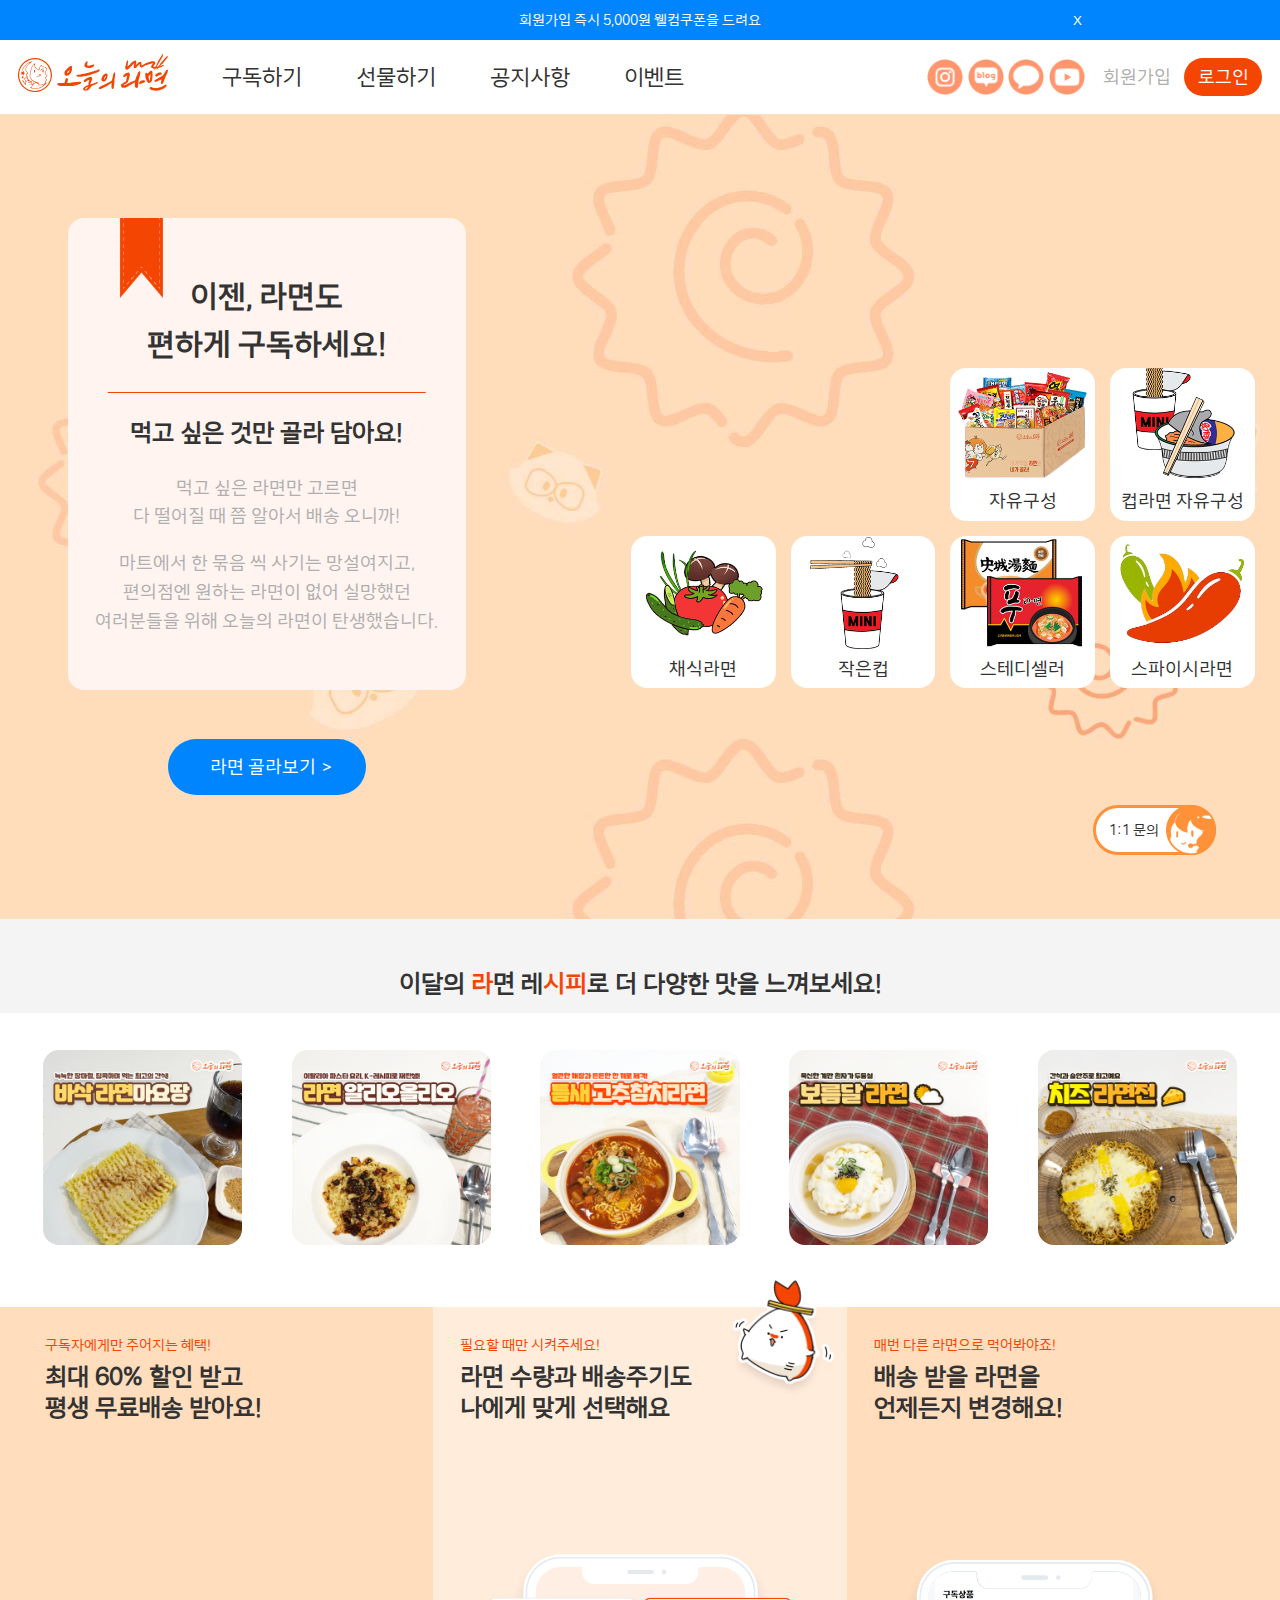
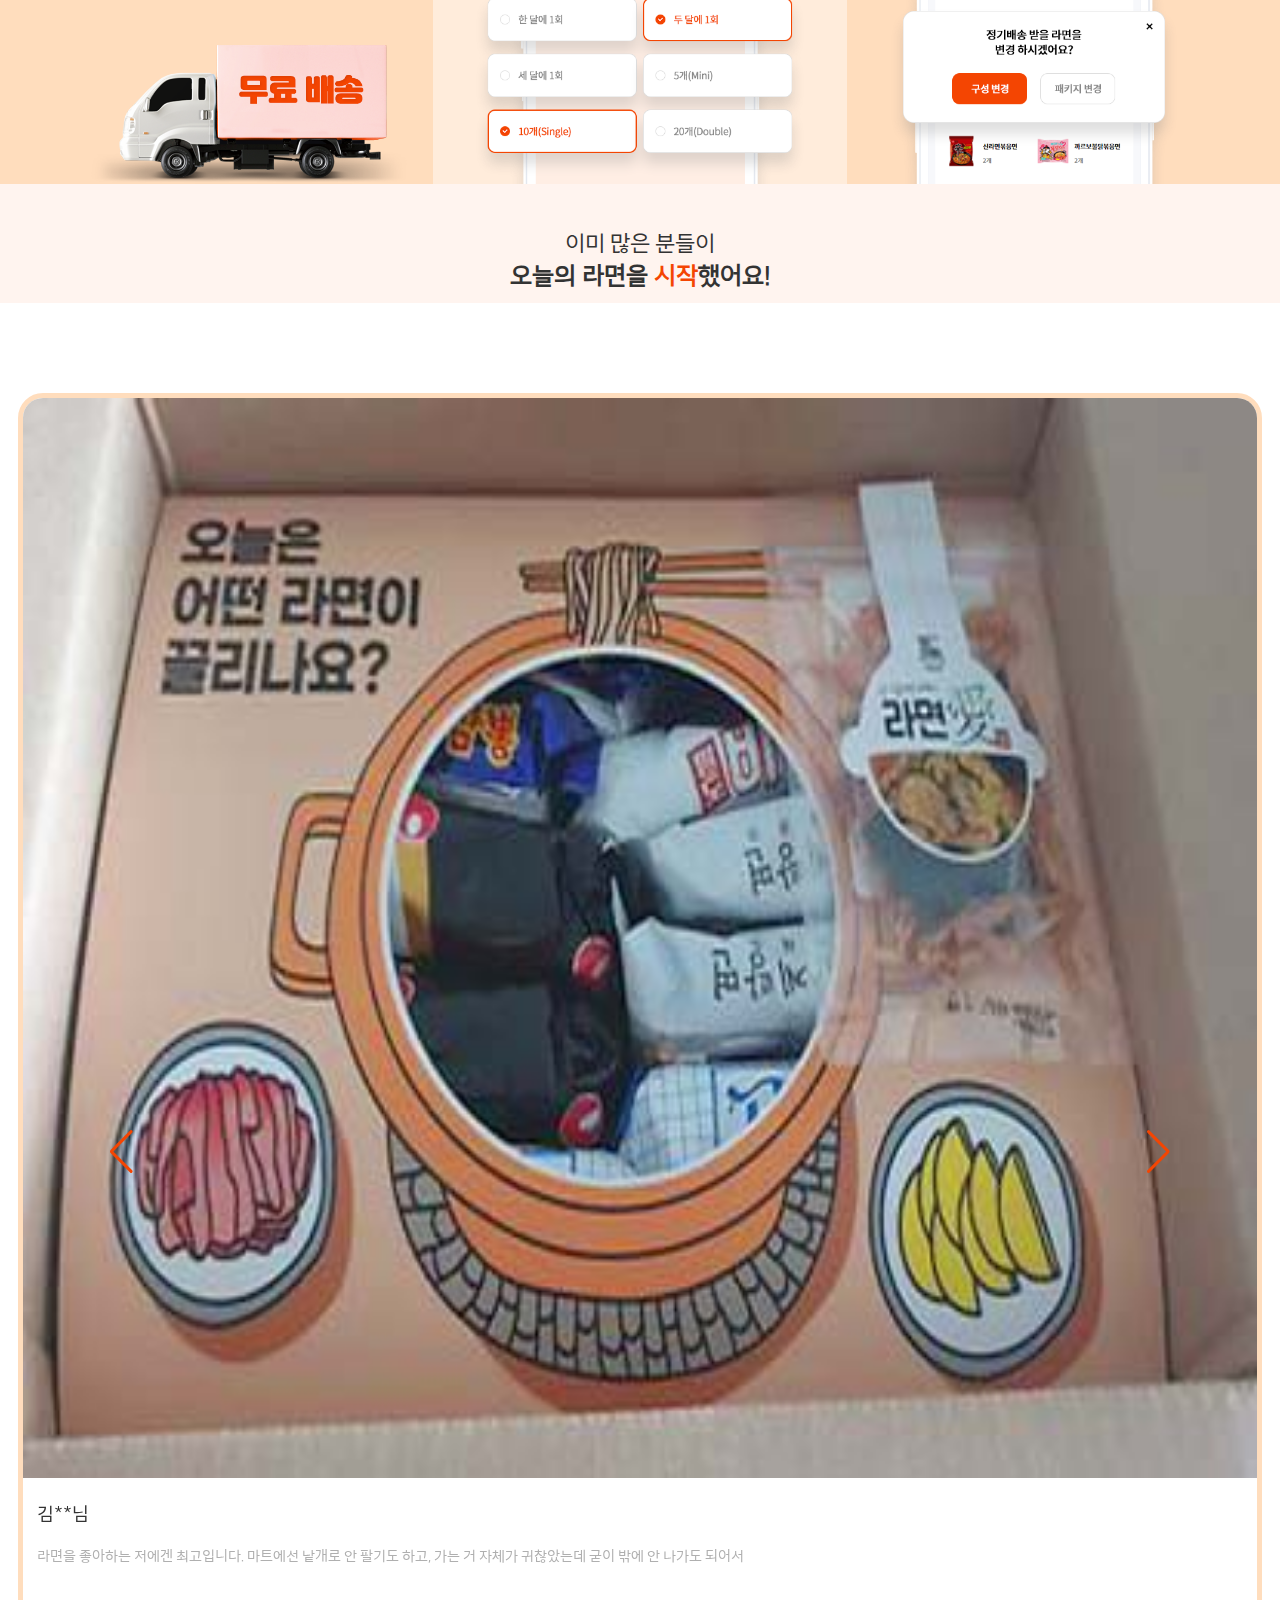
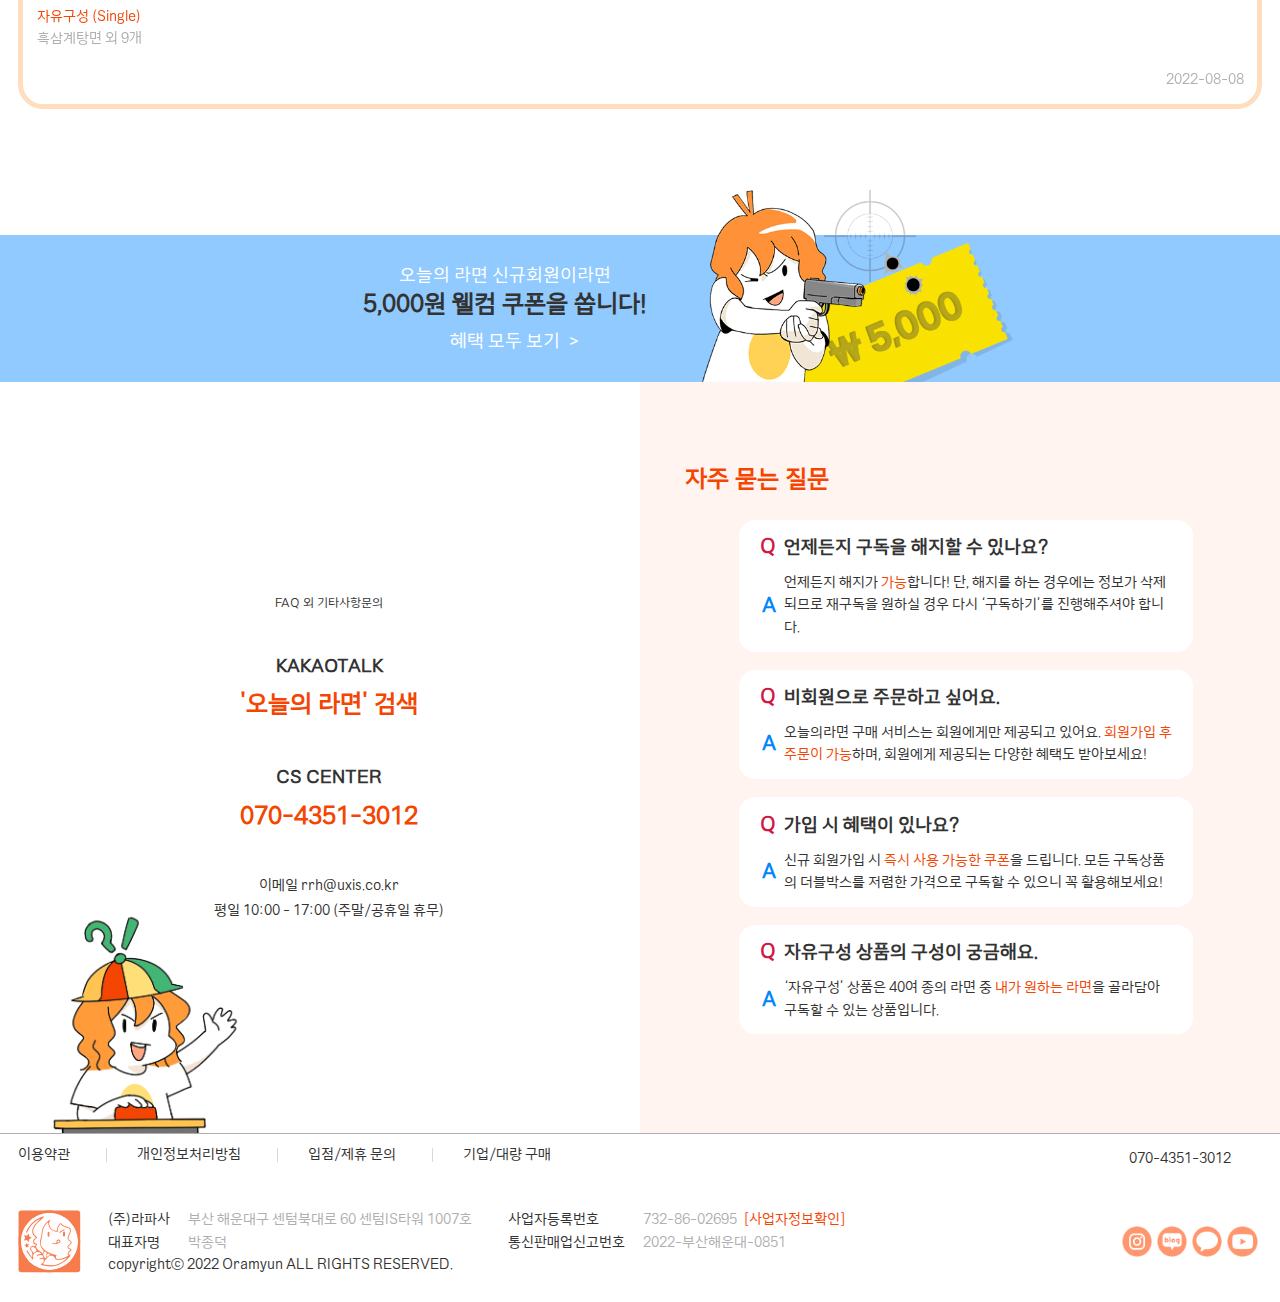
<file: index.html>
<!DOCTYPE html>
<html lang="ko">
  <head>
    <meta charset="UTF-8" />
    <meta http-equiv="X-UA-Compatible" content="IE=edge" />
    <meta name="viewport" content="width=device-width, initial-scale=1.0" />
    <title>오늘의 라면</title>
    <link
      rel="stylesheet"
      href="https://cdn.jsdelivr.net/npm/swiper/swiper-bundle.min.css"
    />
    <link
      rel="stylesheet"
      href="https://cdnjs.cloudflare.com/ajax/libs/font-awesome/6.2.0/css/all.min.css"
      integrity="sha512-xh6O/CkQoPOWDdYTDqeRdPCVd1SpvCA9XXcUnZS2FmJNp1coAFzvtCN9BmamE+4aHK8yyUHUSCcJHgXloTyT2A=="
      crossorigin="anonymous"
      referrerpolicy="no-referrer"
    />
    <link rel="stylesheet" href="common.css" />
    <!-- Swiper JS -->
    <script src="https://cdn.jsdelivr.net/npm/swiper/swiper-bundle.min.js"></script>
    <script src="common.js" defer></script>
    <script
      src="https://cdnjs.cloudflare.com/ajax/libs/jquery/3.6.1/jquery.min.js"
      integrity="sha512-aVKKRRi/Q/YV+4mjoKBsE4x3H+BkegoM/em46NNlCqNTmUYADjBbeNefNxYV7giUp0VxICtqdrbqU7iVaeZNXA=="
      crossorigin="anonymous"
      referrerpolicy="no-referrer"
    ></script>
    <script>
      $(function () {
        $(".eventban>button").click(function () {
          $(".eventban").slideUp();
        });
        $(".hd_right > i").click(function () {
          $(".ham").addClass("on");
        });
        $(".ham>button").click(function () {
          $(".ham").removeClass("on");
        });
      });
    </script>
  </head>
  <body>
    <div class="qna">
      <span>1:1 문의</span>
      <img src="./img/img_kakaofloating.png" alt="" />
      <a href="#"></a>
    </div>
    <div class="ham">
      <ul class="ham_gnb">
        <li><a href="#">구독하기</a></li>
        <li><a href="#">선물하기</a></li>
        <li><a href="#">공지사항</a></li>
        <li class="ham_event">
          <a href="#">이벤트</a>
          <ul class="ham_sub">
            <li><a href="#">이달의 라시피</a></li>
            <li><a href="#">뜨끈한 리뷰</a></li>
            <li><a href="#">라면을 맞혀라!</a></li>
            <li><a href="#">라니툰</a></li>
          </ul>
        </li>
      </ul>
      <button class="ham_close">닫기</button>
    </div>
    <header class="hd">
      <div class="eventban">
        <p>회원가입 즉시 5,000원 웰컴쿠폰을 드려요</p>
        <button>X</button>
      </div>
      <nav class="mw">
        <div class="hd_left">
          <h1 class="logo">
            <img src="./img/fulllogo.svg" alt="로고" />
            <a href="#"></a>
          </h1>
          <ul class="gnb">
            <li><a href="#">구독하기</a></li>
            <li><a href="#">선물하기</a></li>
            <li><a href="#">공지사항</a></li>
            <li class="gnb_event">
              <a href="#">이벤트</a>
              <ul class="sub">
                <li><a href="#">이달의 라시피</a></li>
                <li><a href="#">뜨끈한 리뷰</a></li>
                <li><a href="#">라면을 맞혀라!</a></li>
                <li><a href="#">라니툰</a></li>
              </ul>
            </li>
          </ul>
        </div>
        <div class="hd_right">
          <div>
            <img src="./img/insta.png" alt="인스타그램" />
            <a href="#">인스타그램</a>
          </div>
          <div>
            <img src="./img/blog.png" alt="블로그" />
            <a href="#">블로그</a>
          </div>
          <div>
            <img src="./img/kakao.png" alt="카카오" />
            <a href="#">카카오채널</a>
          </div>
          <div>
            <img src="./img/yout.png" alt="유튜브" />
            <a href="#">유튜브</a>
          </div>
          <a href="#">회원가입</a>
          <a href="#">로그인</a>
          <i class="fa-solid fa-bars ham_open on"></i>
        </div>
      </nav>
    </header>
    <section class="sec1">
      <div class="sec1_con mw">
        <div class="sec1_left">
          <div class="sec1_text">
            <h2>
              <p>이젠, 라면도</p>
              <p>편하게 구독하세요!</p>
            </h2>
            <p>먹고 싶은 것만 골라 담아요!</p>
            <div>
              <p>먹고 싶은 라면만 고르면</p>
              <p>다 떨어질 때 쯤 알아서 배송 오니까!</p>
              <p>마트에서 한 묶음 씩 사기는 망설여지고,</p>
              <p>편의점엔 원하는 라면이 없어 실망했던</p>
              <p>여러분들을 위해 오늘의 라면이 탄생했습니다.</p>
            </div>
          </div>
          <a href="#">라면 골라보기</a>
        </div>
        <div class="sec1_right">
          <ul class="sec1_list">
            <li>
              <div>
                <img src="./img/sec1_3.png" alt="채식라면" />
                <span>채식라면</span>
                <a href="#"></a>
              </div>
            </li>
            <li>
              <div>
                <img src="./img/sec1_4.png" alt="작은컵" />
                <span>작은컵</span>
                <a href="#"></a>
              </div>
            </li>
            <li>
              <div>
                <img src="./img/sec1_5.png" alt="스테디셀러" />
                <span>스테디셀러</span>
                <a href="#"></a>
              </div>
            </li>
            <li>
              <div>
                <img src="./img/sec1_6.png" alt="스파이시라면" />
                <span>스파이시라면</span>
                <a href="#"></a>
              </div>
            </li>
            <li>
              <div>
                <img src="./img/sec1_1.png" alt="자유구성" />
                <span>자유구성</span>
                <a href="#"></a>
              </div>
            </li>
            <li>
              <div>
                <img src="./img/sec1_2.png" alt="컵라면" />
                <span>컵라면 자유구성</span>
                <span>컵 자유구성</span>
                <a href="#"></a>
              </div>
            </li>
          </ul>
        </div>
      </div>
    </section>
    <section class="sec2">
      <h3>
        <p>
          이달의 <span>라</span>면 레<span>시피</span>로 더 다양한 맛을
          느껴보세요!
        </p>
        <p>이달의 <span>라</span>면 레<span>시피</span></p>
      </h3>
      <ul class="sec2_recipe mw">
        <li>
          <div class="recipe_list">
            <img src="./img/ORMN_RCP_202207010941251300.png" alt="라면마요땅" />
            <a href="#"></a>
          </div>
        </li>
        <li>
          <div class="recipe_list">
            <img
              src="./img/ORMN_RCP_202206030957361000.png"
              alt="알리오올리오"
            />
            <a href="#"></a>
          </div>
        </li>
        <li>
          <div class="recipe_list">
            <img
              src="./img/ORMN_RCP_202204291148318490.png"
              alt="고추참치라면"
            />
            <a href="#"></a>
          </div>
        </li>
        <li>
          <div class="recipe_list">
            <img src="./img/ORMN_RCP_202203310551556470.png" alt="보름달라면" />
            <a href="#"></a>
          </div>
        </li>
        <li>
          <div class="recipe_list">
            <img src="./img/ORMN_RCP_202203020222326730.png" alt="치즈라면전" />
            <a href="#"></a>
          </div>
        </li>
      </ul>
    </section>
    <section class="sec3">
      <h3 hidden>sec3</h3>
      <ul class="sec3_con mw">
        <li>
          <p>구독자에게만 주어지는 혜택!</p>
          <p>
            최대 60% 할인 받고 <br />
            평생 무료배송 받아요!
          </p>
        </li>
        <li>
          <p>필요할 때만 시켜주세요!</p>
          <p>
            라면 수량과 배송주기도 <br />
            나에게 맞게 선택해요
          </p>
        </li>
        <li>
          <p>매번 다른 라면으로 먹어봐야죠!</p>
          <p>
            배송 받을 라면을 <br />
            언제든지 변경해요!
          </p>
        </li>
      </ul>
    </section>
    <section class="sec4">
      <h3>
        <p>이미 많은 분들이</p>
        <p>오늘의 라면을 <span>시작</span>했어요!</p>
      </h3>
      <!-- Swiper -->
      <div class="swiper review mw">
        <ul class="swiper-wrapper review_con">
          <li class="swiper-slide review_list">
            <div>
              <div class="review_img">
                <img src="./img/review_1.jpg" alt="리뷰" />
              </div>
              <div class="review_text">
                <p>김**님</p>
                <p>
                  라면을 좋아하는 저에겐 최고입니다. 마트에선 낱개로 안 팔기도
                  하고, 가는 거 자체가 귀찮았는데 굳이 밖에 안 나가도 되어서
                </p>
                <p>자유구성 (Single)</p>
                <p>흑삼계탕면 외 9개</p>
                <p>2022-08-08</p>
              </div>
              <a href="#"></a>
            </div>
          </li>
          <li class="swiper-slide review_list">
            <div>
              <div class="review_img">
                <img src="./img/review_8.jpg" alt="리뷰" />
              </div>
              <div class="review_text">
                <p>홍**님</p>
                <p>
                  오자마자 짜슐랭 먹었습니당. 오라면 처음에 시켜먹어보고 넘
                  좋아서 구독시작했어요. 하나하나 도전해보는 재미가있어서 좋구요
                  필리핀 판싯칸톤(엑스트라스파이시) 생기면 좋겠어용 오라면
                  화이팅!
                </p>
                <p>자유구성 (Double)</p>
                <p>로스팅 돈코츠 라멘 외 19개</p>
                <p>2022-08-06</p>
              </div>
              <a href="#"></a>
            </div>
          </li>
          <li class="swiper-slide review_list">
            <div>
              <div class="review_img">
                <img src="./img/review_7.jpg" alt="리뷰" />
              </div>
              <div class="review_text">
                <p>**님</p>
                <p>
                  배송 피드백 빠르고 낱개로 하나씩 안먹어본 라면들 골고루 맛 볼
                  수 있어 좋네요!
                </p>
                <p>자유구성 (Mini)</p>
                <p>까르보불닭볶음면 외 4개</p>
                <p>2022-07-01</p>
              </div>
              <a href="#"></a>
            </div>
          </li>
          <li class="swiper-slide review_list">
            <div>
              <div class="review_img">
                <img src="./img/review_2.jpg" alt="리뷰" />
              </div>
              <div class="review_text">
                <p>정**님</p>
                <p>
                  이렇게 하나하나 사오기힘든데 너무 좋아요!!! 친구 선물인데 진짜
                  진짜 좋아요 매일 하나씩 뭐 먹을지 고민하는게 즐거워
                </p>
                <p>자유구성 (Single)</p>
                <p>꼬간초 비빔면 외 9개</p>
                <p>2022-05-06</p>
              </div>
              <a href="#"></a>
            </div>
          </li>
          <li class="swiper-slide review_list">
            <div>
              <div class="review_img">
                <img src="./img/review_6.jpg" alt="리뷰" />
              </div>
              <div class="review_text">
                <p>박**님</p>
                <p>
                  이 정성스럽고 예쁜 박스포장 뭐야뭐야💜 항상 먹는 라면만 박스로
                  사두는 편인데 여러종류 골라먹을 수 있다고 해서 평소에 자주
                  못먹어본 라면으로 일단 첫달 구독했어용! 담고보니 전부
                  쏘핫하네요🔥
                </p>
                <p>자유구성 (Double)</p>
                <p>신라면건면 외 19개</p>
                <p>2021-12-09</p>
              </div>
              <a href="#"></a>
            </div>
          </li>
          <li class="swiper-slide review_list">
            <div>
              <div class="review_img">
                <img src="./img/review_3.jpg" alt="리뷰" />
              </div>
              <div class="review_text">
                <p>류**님</p>
                <p>
                  여러가지 먹어볼 수 있는게 신박하네여 저희집 강아지는 진진짜라
                  골라갔어요
                </p>
                <p>자유구성 (Single)</p>
                <p>4가지치즈불닭복음면 외 9개</p>
                <p>2021-11-11</p>
              </div>
              <a href="#"></a>
            </div>
          </li>
          <li class="swiper-slide review_list">
            <div>
              <div class="review_img">
                <img src="./img/review_4.jpg" alt="리뷰" />
              </div>
              <div class="review_text">
                <p>조**님</p>
                <p>
                  오늘의 라면을 개봉하니 냄비속 라면이 기똥 차네요! 제가
                  라면으로 속풀이를 하는데 10개 중 6개가 짬뽕,,,,,ㅋㅋㅋ
                  우리집이
                </p>
                <p>자유구성 (Single)</p>
                <p>나가사끼짬뽕 외 9개</p>
                <p>2021-10-20</p>
              </div>
              <a href="#"></a>
            </div>
          </li>
          <li class="swiper-slide review_list">
            <div>
              <div class="review_img">
                <img src="./img/review_5.jpg" alt="리뷰" />
              </div>
              <div class="review_text">
                <p>한**님</p>
                <p>
                  라면 조아해서 속는 셈 치고 한 번 구독해 봤는데 진짜 패키지
                  머선 일,, 너무 귀야워서 안 찍을 수가 없어써요 ㅠ 누가 봐도
                </p>
                <p>자유구성 (Single)</p>
                <p>참깨라면 외 9개</p>
                <p>2021-10-16</p>
              </div>
              <a href="#"></a>
            </div>
          </li>
        </ul>
      </div>
      <div class="swiper-button-next next1"></div>
      <div class="swiper-button-prev prev1"></div>
      <!-- Initialize Swiper -->
      <!-- <script>
        var swiper1 = new Swiper(".review", {
          slidesPerView: 5,
          spaceBetween: 30,
          loop: true,
          navigation: {
            nextEl: ".swiper-button-next",
            prevEl: ".swiper-button-prev",
          },
        });
      </script> -->
    </section>
    <section class="sec5">
      <h3 class="mw">
        <p>오늘의 라면 신규회원이라면</p>
        <p>5,000원 웰컴 쿠폰을 쏩니다!</p>
        <p>혜택 모두 보기</p>
      </h3>
      <a href="#"></a>
    </section>
    <section class="sec6">
      <div class="sec6_con mw">
        <div class="sec6_cs">
          <p>FAQ 외 기타사항문의</p>
          <p>KAKAOTALK</p>
          <p>'오늘의 라면' 검색</p>
          <p>CS CENTER</p>
          <p>070-4351-3012</p>
          <p>이메일 rrh@uxis.co.kr</p>
          <p>평일 10:00 - 17:00 (주말/공휴일 휴무)</p>
        </div>
        <div class="sec6_question">
          <h3>자주 묻는 질문</h3>
          <ul class="question_list">
            <li>
              <div class="question_box">
                <p>언제든지 구독을 해지할 수 있나요?</p>
                <p>
                  언제든지 해지가 <span>가능</span>합니다! 단, 해지를 하는
                  경우에는 정보가 삭제되므로 재구독을 원하실 경우 다시
                  ‘구독하기’를 진행해주셔야 합니다.
                </p>
                <a href="#">자세히 보기</a>
              </div>
            </li>
            <li>
              <div class="question_box">
                <p>비회원으로 주문하고 싶어요.</p>
                <p>
                  오늘의라면 구매 서비스는 회원에게만 제공되고 있어요.
                  <span>회원가입 후 주문이 가능</span>하며, 회원에게 제공되는
                  다양한 혜택도 받아보세요!
                </p>
                <a href="#">자세히 보기</a>
              </div>
            </li>
            <li>
              <div class="question_box">
                <p>가입 시 혜택이 있나요?</p>
                <p>
                  신규 회원가입 시 <span>즉시 사용 가능한 쿠폰</span>을
                  드립니다. 모든 구독상품의 더블박스를 저렴한 가격으로 구독할 수
                  있으니 꼭 활용해보세요!
                </p>
                <a href="#">자세히 보기</a>
              </div>
            </li>
            <li>
              <div class="question_box">
                <p>자유구성 상품의 구성이 궁금해요.</p>
                <p>
                  ‘자유구성’ 상품은 40여 종의 라면 중
                  <span>내가 원하는 라면</span>을 골라담아 구독할 수 있는
                  상품입니다.
                </p>
                <a href="#">자세히 보기</a>
              </div>
            </li>
          </ul>
        </div>
      </div>
    </section>
    <footer>
      <div class="foot mw">
        <div class="foot_top">
          <div class="foot_topleft">
            <a href="#">이용약관</a>
            <a href="#">개인정보처리방침</a>
            <a href="#">입점/제휴 문의</a>
            <a href="#">기업/대량 구매</a>
          </div>
          <div class="foot_call">
            <i class="fa-solid fa-phone"></i>
            <span>070-4351-3012</span>
          </div>
        </div>
        <div class="foot_bottom">
          <div class="foot_left">
            <div class="foot_logo">
              <img src="./img/logo_boxchar.svg" alt="로고" />
              <a href="#"></a>
            </div>
            <div class="foot_info">
              <div class="info_text">
                <div class="info_box">
                  <p>
                    (주)라파사 <br />
                    대표자명
                  </p>
                  <p>
                    부산 해운대구 센텀북대로 60 센텀IS타워 1007호 <br />
                    박종덕
                  </p>
                </div>
                <div class="info_box">
                  <p>
                    사업자등록번호 <br />
                    통신판매업신고번호
                  </p>
                  <p>
                    732-86-02695 <span>[사업자정보확인]</span> <br />
                    2022-부산해운대-0851
                  </p>
                </div>
              </div>
              <p>copyrightⓒ 2022 Oramyun ALL RIGHTS RESERVED.</p>
            </div>
          </div>
          <div class="foot_right">
            <div>
              <img src="./img/insta.png" alt="인스타그램" />
              <a href="#">인스타그램</a>
            </div>
            <div>
              <img src="./img/blog.png" alt="블로그" />
              <a href="#">블로그</a>
            </div>
            <div>
              <img src="./img/kakao.png" alt="카카오" />
              <a href="#">카카오채널</a>
            </div>
            <div>
              <img src="./img/yout.png" alt="유튜브" />
              <a href="#">유튜브</a>
            </div>
          </div>
        </div>
      </div>
    </footer>
  </body>
</html>
</file>
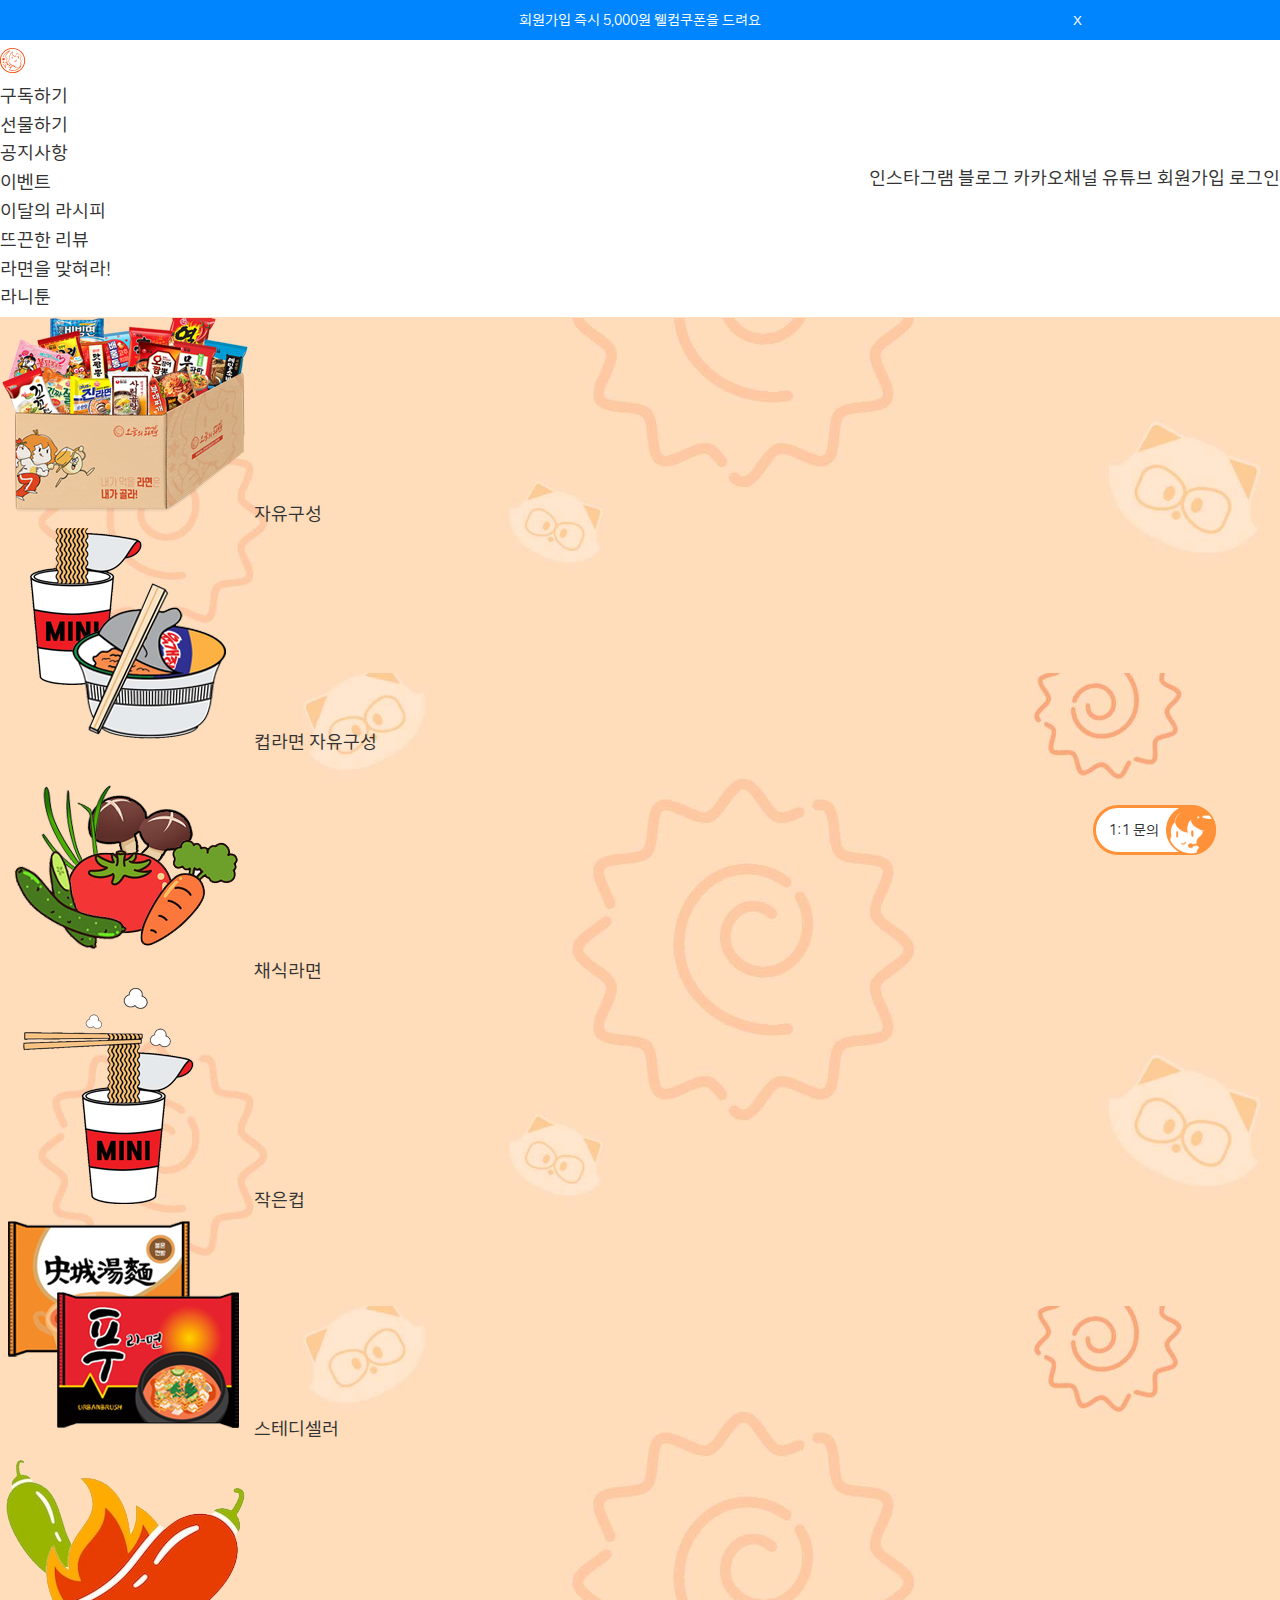
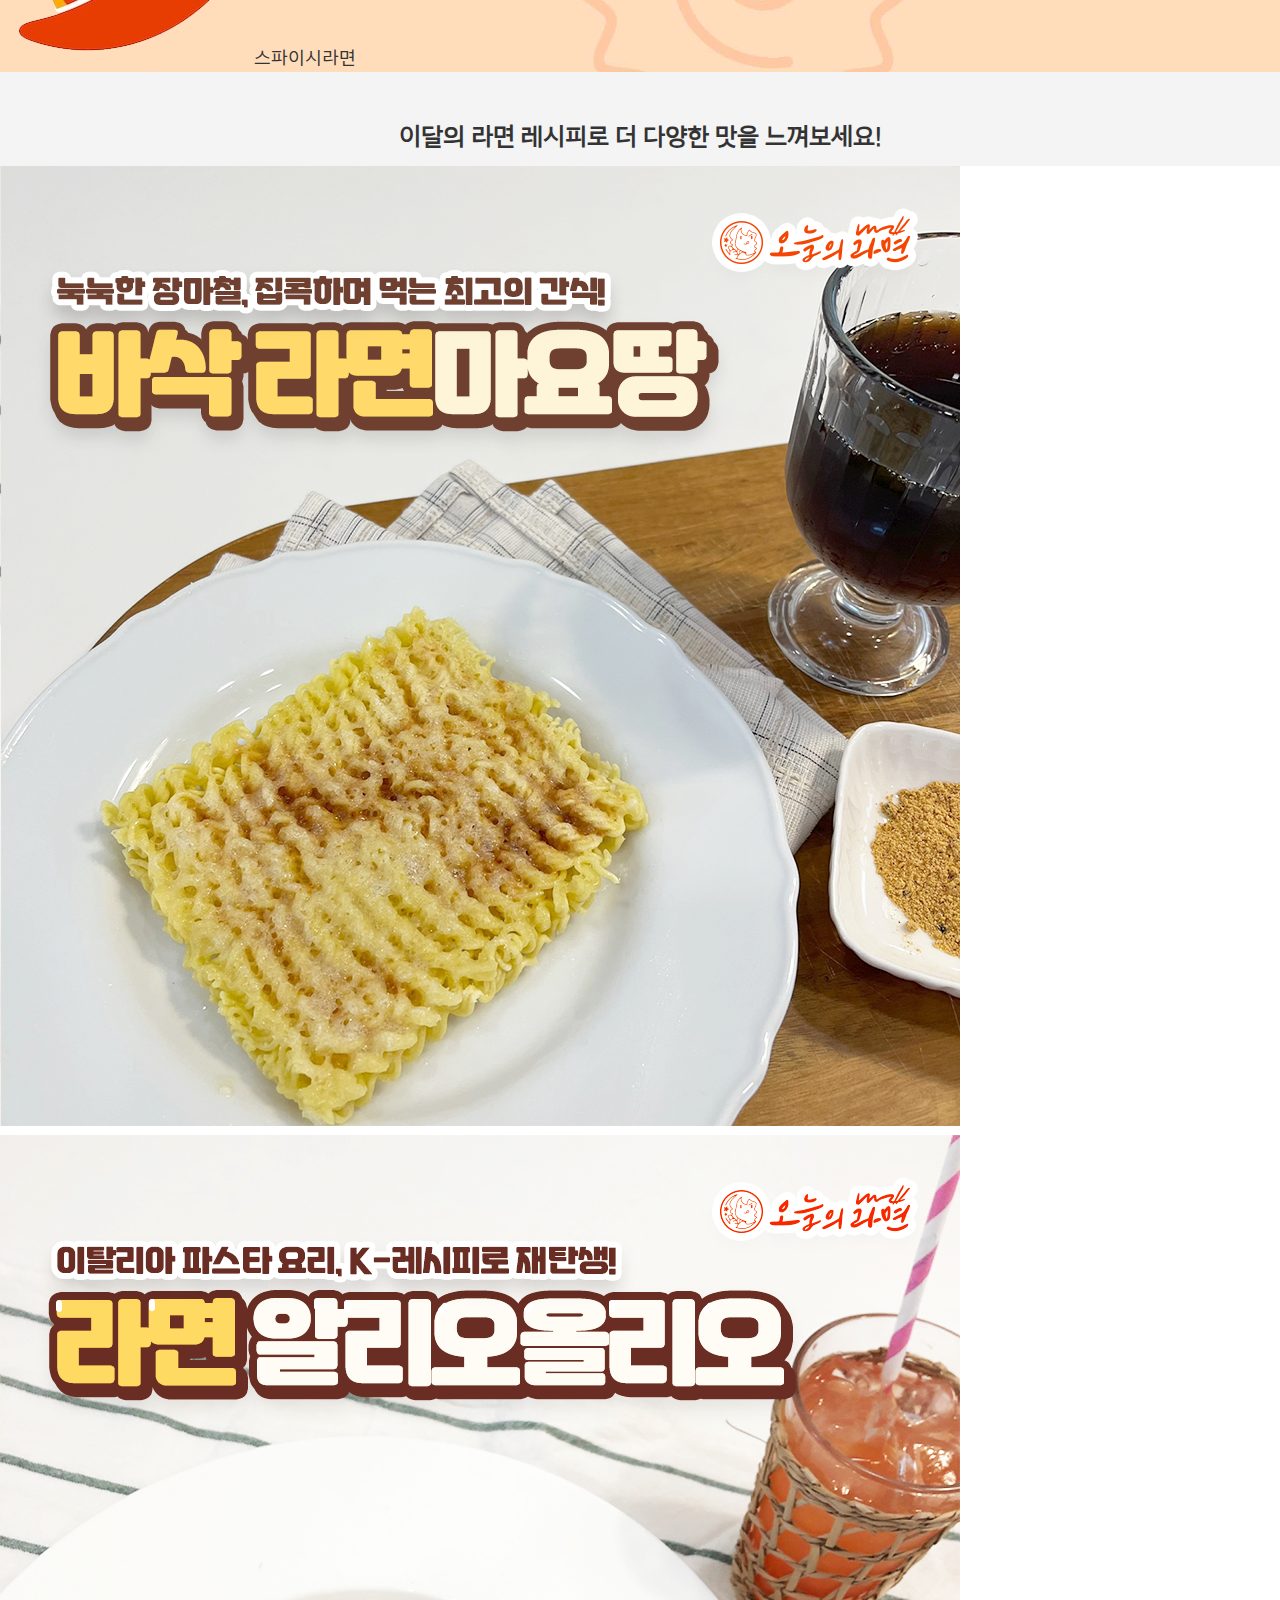
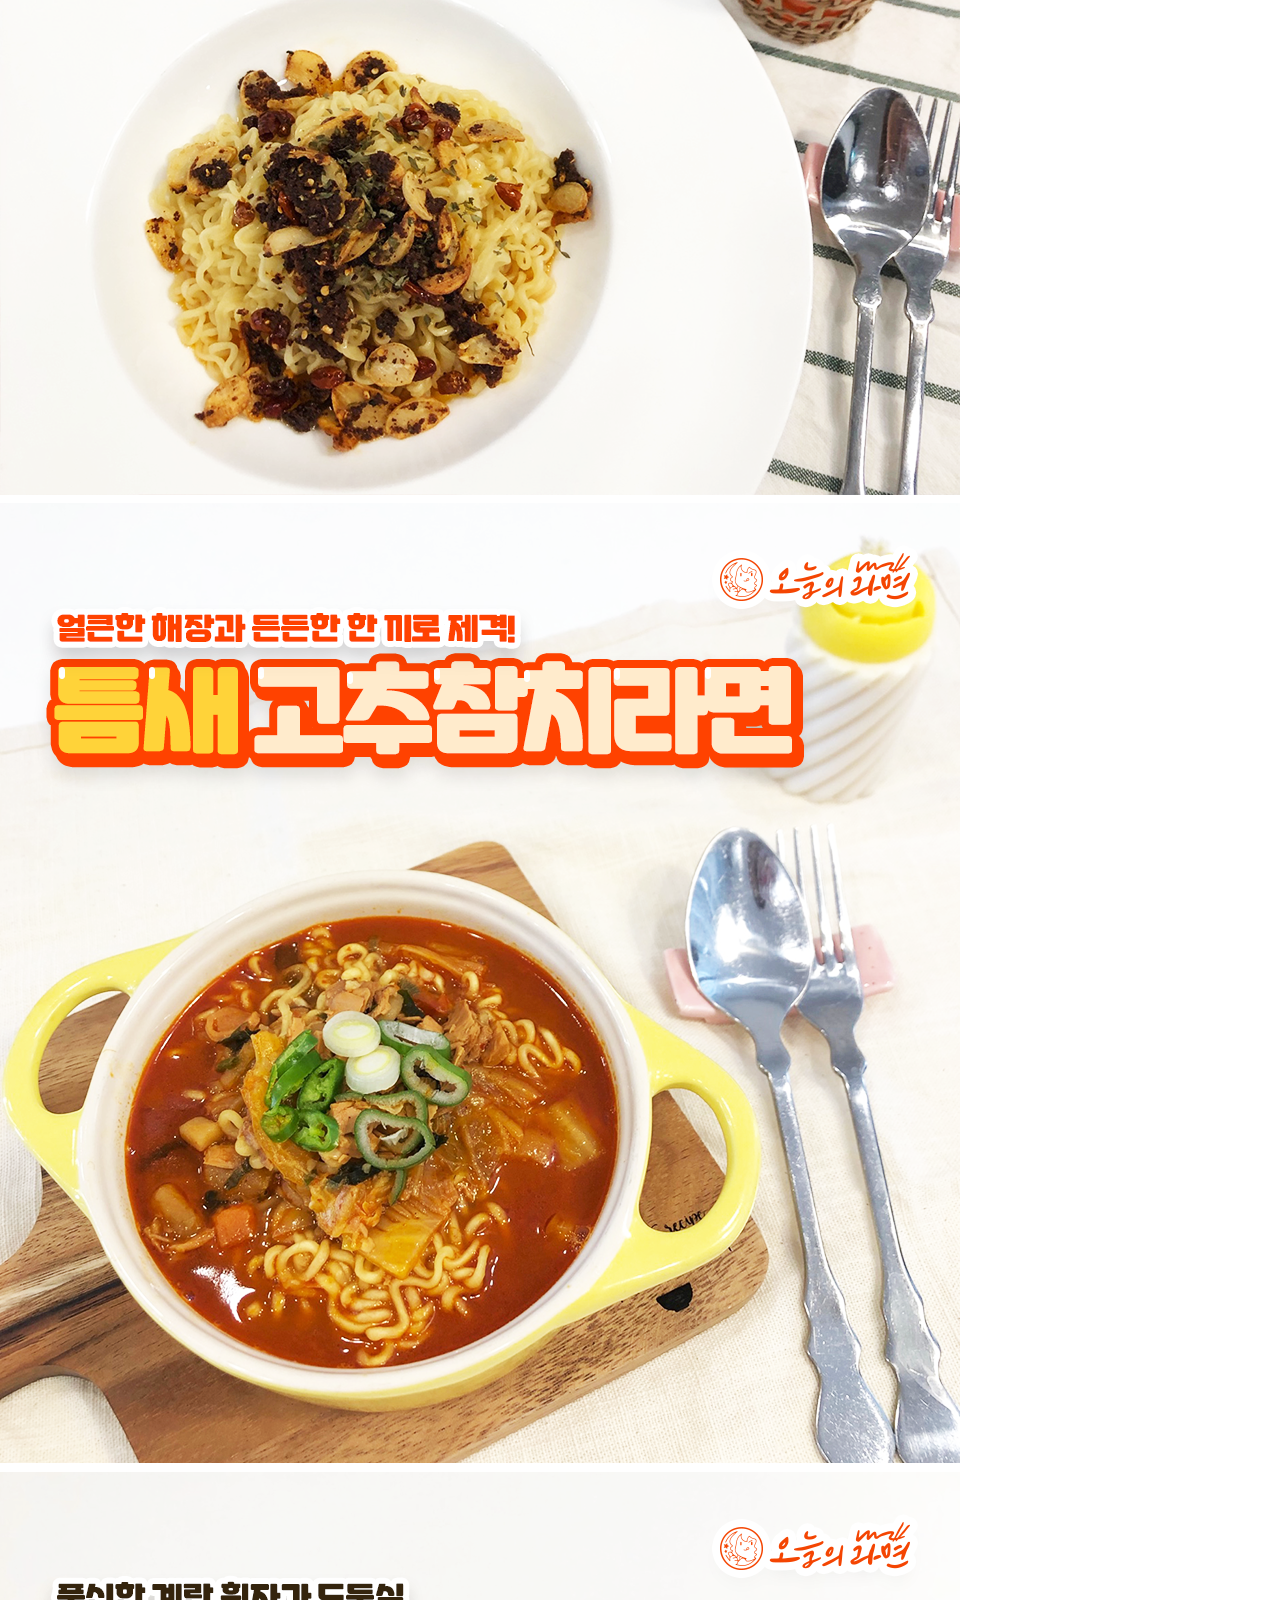
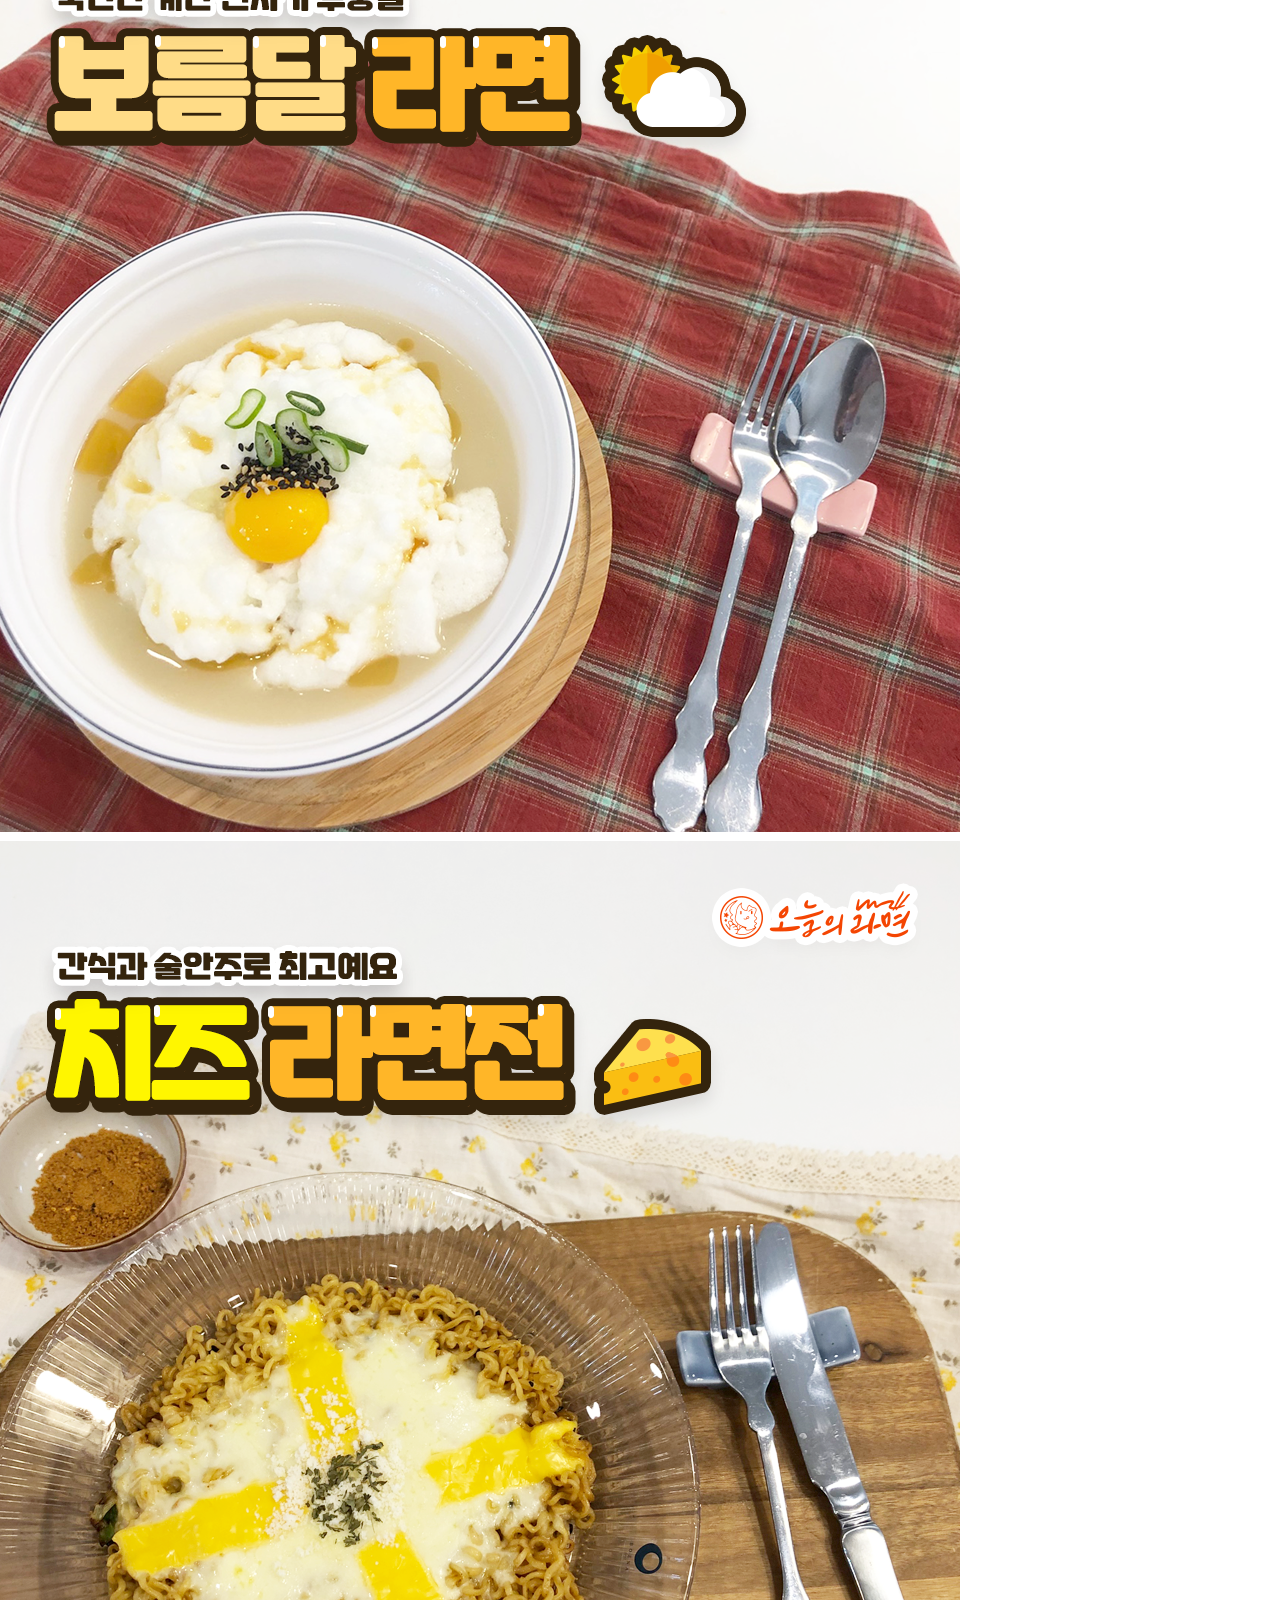
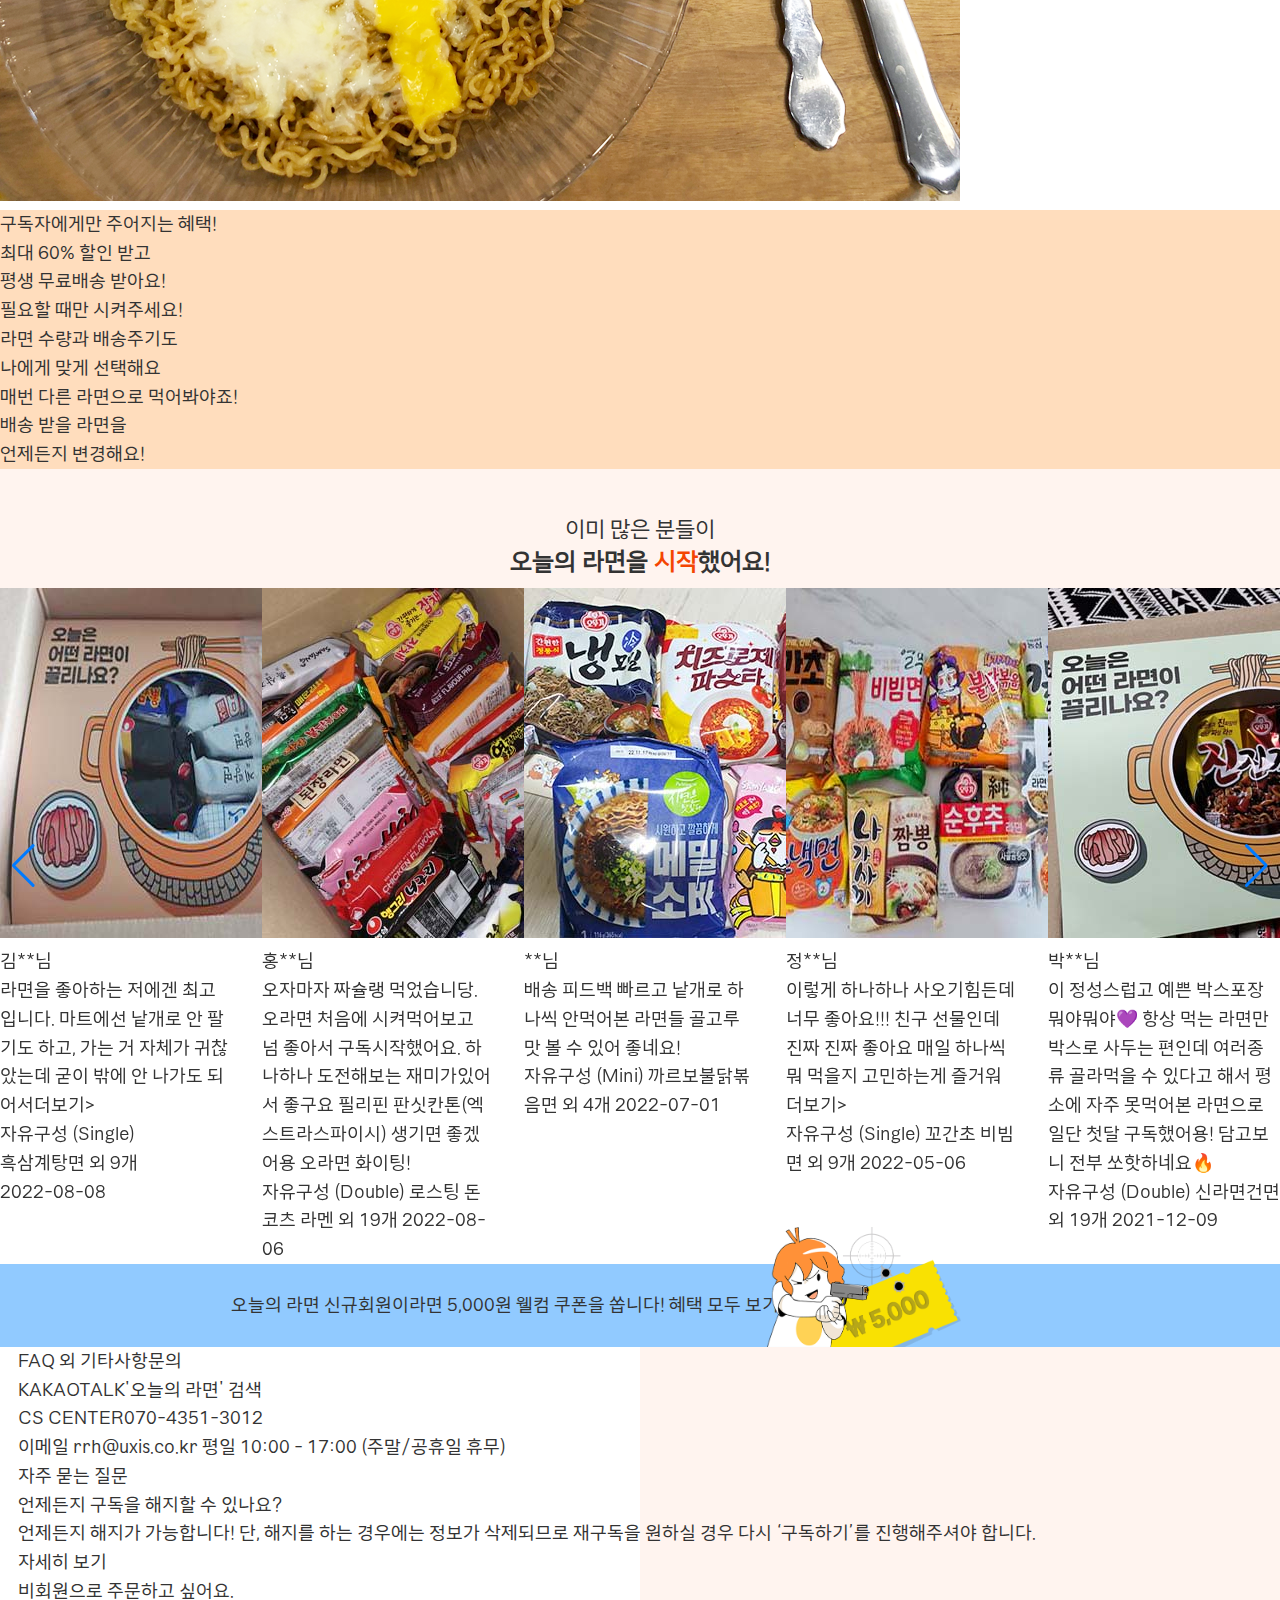
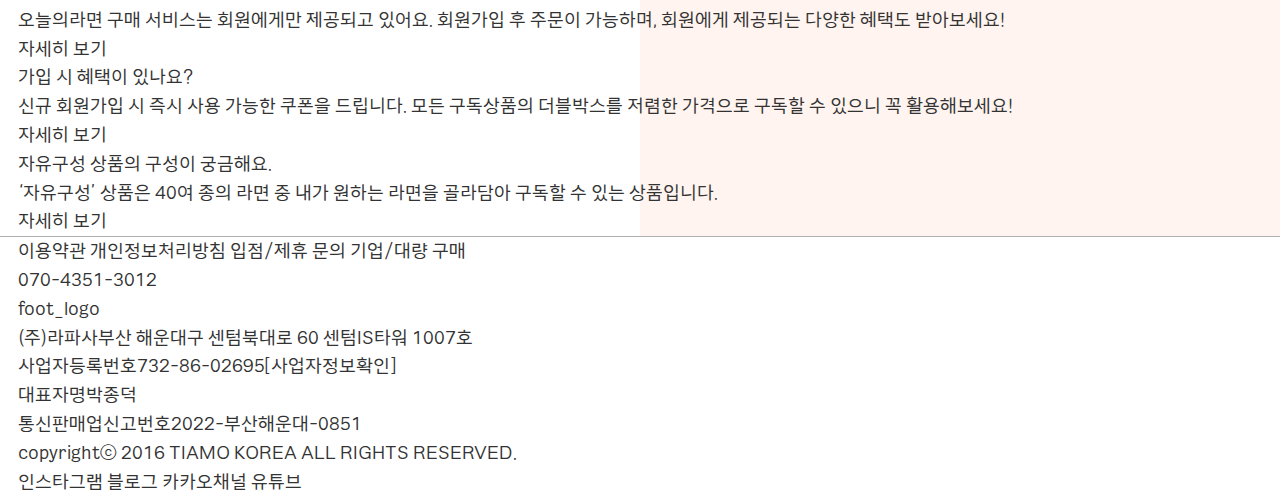
<file: index(수정).html>
<!DOCTYPE html>
<html lang="ko">
  <head>
    <meta charset="UTF-8" />
    <meta http-equiv="X-UA-Compatible" content="IE=edge" />
    <meta name="viewport" content="width=device-width, initial-scale=1.0" />
    <title>오늘의 라면</title>
    <link
      rel="stylesheet"
      href="https://cdn.jsdelivr.net/npm/swiper/swiper-bundle.min.css"
    />
    <link
      rel="stylesheet"
      href="https://cdnjs.cloudflare.com/ajax/libs/font-awesome/6.2.0/css/all.min.css"
      integrity="sha512-xh6O/CkQoPOWDdYTDqeRdPCVd1SpvCA9XXcUnZS2FmJNp1coAFzvtCN9BmamE+4aHK8yyUHUSCcJHgXloTyT2A=="
      crossorigin="anonymous"
      referrerpolicy="no-referrer"
    />
    <link rel="stylesheet" href="common.css" />
    <!-- Swiper JS -->

    <script src="https://cdn.jsdelivr.net/npm/swiper/swiper-bundle.min.js"></script>
    <script src="common.js" defer></script>
  </head>
  <body>
    <div class="qna">
      <span>1:1 문의</span>
      <img src="./img/img_kakaofloating.png" alt="" />
      <a href="#"></a>
    </div>
    <div class="eventban">
      <p>회원가입 즉시 5,000원 웰컴쿠폰을 드려요</p>
      <button>X</button>
    </div>
    <header class="hd">
      <nav>
        <div>
          <h1>
            <img src="./img/logo.svg" alt="로고" />
            <a href="#"></a>
          </h1>
          <ul>
            <li><a href="#">구독하기</a></li>
            <li><a href="#">선물하기</a></li>
            <li><a href="#">공지사항</a></li>
            <li>
              <a href="#">이벤트</a>
              <ul>
                <li><a href="#">이달의 라시피</a></li>
                <li><a href="#">뜨끈한 리뷰</a></li>
                <li><a href="#">라면을 맞혀라!</a></li>
                <li><a href="#">라니툰</a></li>
              </ul>
            </li>
          </ul>
        </div>
        <div>
          <a href="#">인스타그램</a>
          <a href="#">블로그</a>
          <a href="#">카카오채널</a>
          <a href="#">유튜브</a>
          <a href="#">회원가입</a>
          <a href="#">로그인</a>
        </div>
      </nav>
    </header>
    <section class="sec1">
      <div>
        <h2>
          <p>이젠, 라면도</p>
          <p>편하게 구독하세요!</p>
        </h2>
        <p>먹고 싶은 것만 골라 담아요!</p>
        <div>
          <p>먹고 싶은 라면만 고르면</p>
          <p>다 떨어질 때 쯤 알아서 배송 오니까!</p>
          <p>마트에서 한 묶음 씩 사기는 망설여지고,</p>
          <p>편의점엔 원하는 라면이 없어 실망했던</p>
          <p>여러분들을 위해 오늘의 라면이 탄생했습니다.</p>
        </div>
        <a href="#">라면 골라보기</a>
      </div>
      <div>
        <ul>
          <li>
            <img src="./img/sec1_1.png" alt="자유구성" />
            <span>자유구성</span>
            <a href="#"></a>
          </li>
          <li>
            <img src="./img/sec1_2.png" alt="컵라면" />
            <span>컵라면 자유구성</span>
            <a href="#"></a>
          </li>
          <li>
            <img src="./img/sec1_3.png" alt="채식라면" />
            <span>채식라면</span>
            <a href="#"></a>
          </li>
          <li>
            <img src="./img/sec1_4.png" alt="작은컵" />
            <span>작은컵</span>
            <a href="#"></a>
          </li>
          <li>
            <img src="./img/sec1_5.png" alt="스테디셀러" />
            <span>스테디셀러</span>
            <a href="#"></a>
          </li>
          <li>
            <img src="./img/sec1_6.png" alt="스파이시라면" />
            <span>스파이시라면</span>
            <a href="#"></a>
          </li>
        </ul>
      </div>
    </section>
    <section class="sec2">
      <h3>
        이달의 <span>라</span>면 레<span>시피</span>로 더 다양한 맛을
        느껴보세요!
      </h3>
      <ul>
        <li>
          <img src="./img/ORMN_RCP_202207010941251300.png" alt="라면마요땅" />
          <a href="#"></a>
        </li>
        <li>
          <img src="./img/ORMN_RCP_202206030957361000.png" alt="알리오올리오" />
          <a href="#"></a>
        </li>
        <li>
          <img src="./img/ORMN_RCP_202204291148318490.png" alt="고추참치라면" />
          <a href="#"></a>
        </li>
        <li>
          <img src="./img/ORMN_RCP_202203310551556470.png" alt="보름달라면" />
          <a href="#"></a>
        </li>
        <li>
          <img src="./img/ORMN_RCP_202203020222326730.png" alt="치즈라면전" />
          <a href="#"></a>
        </li>
      </ul>
    </section>
    <section class="sec3">
      <h3 hidden>sec3</h3>
      <ul>
        <li>
          <p>구독자에게만 주어지는 혜택!</p>
          <div>
            <p>최대 60% 할인 받고</p>
            <p>평생 무료배송 받아요!</p>
          </div>
        </li>
        <li>
          <p>필요할 때만 시켜주세요!</p>
          <div>
            <p>라면 수량과 배송주기도</p>
            <p>나에게 맞게 선택해요</p>
          </div>
        </li>
        <li>
          <p>매번 다른 라면으로 먹어봐야죠!</p>
          <div>
            <p>배송 받을 라면을</p>
            <p>언제든지 변경해요!</p>
          </div>
        </li>
      </ul>
    </section>
    <section class="sec4">
      <h3>
        <p>이미 많은 분들이</p>
        <p>오늘의 라면을 <span>시작</span>했어요!</p>
      </h3>
      <!-- Swiper -->
      <div class="swiper review">
        <ul class="swiper-wrapper">
          <li class="swiper-slide">
            <div>
              <div><img src="./img/review_1.jpg" alt="리뷰" /></div>
              <div>
                <p>김**님</p>
                <p>
                  라면을 좋아하는 저에겐 최고입니다. 마트에선 낱개로 안 팔기도
                  하고, 가는 거 자체가 귀찮았는데 굳이 밖에 안 나가도
                  되어서더보기>
                </p>
                <p>자유구성 (Single)</p>
                <p>흑삼계탕면 외 9개</p>
                <p>2022-08-08</p>
              </div>
            </div>
          </li>

          <!-- 수정요망 -->
          <li class="swiper-slide">
            <img src="./img/review_8.jpg" alt="리뷰" />
            <span>홍**님</span>
            <p>
              오자마자 짜슐랭 먹었습니당. 오라면 처음에 시켜먹어보고 넘 좋아서
              구독시작했어요. 하나하나 도전해보는 재미가있어서 좋구요 필리핀
              판싯칸톤(엑스트라스파이시) 생기면 좋겠어용 오라면 화이팅!
            </p>
            <span>자유구성 (Double)</span>
            <span>로스팅 돈코츠 라멘 외 19개</span>
            <span>2022-08-06</span>
          </li>
          <li class="swiper-slide">
            <img src="./img/review_7.jpg" alt="리뷰" /><span>**님</span>
            <p>
              배송 피드백 빠르고 낱개로 하나씩 안먹어본 라면들 골고루 맛 볼 수
              있어 좋네요!
            </p>
            <span>자유구성 (Mini)</span>
            <span>까르보불닭볶음면 외 4개</span>
            <span>2022-07-01</span>
          </li>
          <li class="swiper-slide">
            <img src="./img/review_2.jpg" alt="리뷰" />
            <span>정**님</span>
            <p>
              이렇게 하나하나 사오기힘든데 너무 좋아요!!! 친구 선물인데 진짜
              진짜 좋아요 매일 하나씩 뭐 먹을지 고민하는게 즐거워더보기>
            </p>
            <span>자유구성 (Single)</span>
            <span>꼬간초 비빔면 외 9개</span>
            <span>2022-05-06</span>
          </li>
          <li class="swiper-slide">
            <img src="./img/review_6.jpg" alt="리뷰" />
            <span>박**님</span>
            <p>
              이 정성스럽고 예쁜 박스포장 뭐야뭐야💜 항상 먹는 라면만 박스로
              사두는 편인데 여러종류 골라먹을 수 있다고 해서 평소에 자주
              못먹어본 라면으로 일단 첫달 구독했어용! 담고보니 전부 쏘핫하네요🔥
            </p>
            <span>자유구성 (Double)</span>
            <span>신라면건면 외 19개</span>
            <span>2021-12-09</span>
          </li>
          <li class="swiper-slide">
            <img src="./img/review_3.jpg" alt="리뷰" />
            <span>류**님</span>
            <p>
              여러가지 먹어볼 수 있는게 신박하네여 저희집 강아지는 진진짜라
              골라갔어요
            </p>
            <span>자유구성 (Single)</span>
            <span>4가지치즈불닭복음면 외 9개</span>
            <span>2021-11-11</span>
          </li>
          <li class="swiper-slide">
            <img src="./img/review_4.jpg" alt="리뷰" />
            <span>조**님</span>
            <p>
              오늘의 라면을 개봉하니 냄비속 라면이 기똥 차네요! 제가 라면으로
              속풀이를 하는데 10개 중 6개가 짬뽕,,,,,ㅋㅋㅋ 우리집이
            </p>
            <span>자유구성 (Single)</span>
            <span>나가사끼짬뽕 외 9개</span>
            <span>2021-10-20</span>
          </li>
          <li class="swiper-slide">
            <img src="./img/review_5.jpg" alt="리뷰" /><span>한**님</span>
            <p>
              라면 조아해서 속는 셈 치고 한 번 구독해 봤는데 진짜 패키지 머선
              일,, 너무 귀야워서 안 찍을 수가 없어써요 ㅠ 누가 봐도 더보기>
            </p>
            <span>자유구성 (Single)</span>
            <span>참깨라면 외 9개</span>
            <span>2021-10-16</span>
          </li>
        </ul>
      </div>
      <div class="swiper-button-next"></div>
      <div class="swiper-button-prev"></div>
      <!-- Initialize Swiper -->
      <script>
        var swiper1 = new Swiper(".review", {
          slidesPerView: 5,
          spaceBetween: 30,
          loop: true,
          navigation: {
            nextEl: ".swiper-button-next",
            prevEl: ".swiper-button-prev",
          },
        });
      </script>
    </section>
    <section class="sec5">
      <h3>
        <span>오늘의 라면 신규회원이라면</span>
        <span>5,000원 웰컴 쿠폰을 쏩니다!</span>
        <span>혜택 모두 보기</span>
      </h3>
      <a href="#"></a>
    </section>
    <section class="sec6">
      <div class="inner mw">
        <div>
          <span>FAQ 외 기타사항문의</span>
          <p><span>KAKAOTALK</span><span>'오늘의 라면' 검색</span></p>
          <p><span>CS CENTER</span><span>070-4351-3012</span></p>
          <span>이메일 rrh@uxis.co.kr</span>
          <span>평일 10:00 - 17:00 (주말/공휴일 휴무)</span>
        </div>
        <div>
          <h3>자주 묻는 질문</h3>
          <ul>
            <li>
              <p>언제든지 구독을 해지할 수 있나요?</p>
              <p>
                언제든지 해지가 <span>가능</span>합니다! 단, 해지를 하는
                경우에는 정보가 삭제되므로 재구독을 원하실 경우 다시
                ‘구독하기’를 진행해주셔야 합니다.
              </p>
              <a href="#">자세히 보기</a>
            </li>
            <li>
              <p>비회원으로 주문하고 싶어요.</p>
              <p>
                오늘의라면 구매 서비스는 회원에게만 제공되고 있어요.
                <span>회원가입 후 주문이 가능</span>하며, 회원에게 제공되는
                다양한 혜택도 받아보세요!
              </p>
              <a href="#">자세히 보기</a>
            </li>
            <li>
              <p>가입 시 혜택이 있나요?</p>
              <p>
                신규 회원가입 시 <span>즉시 사용 가능한 쿠폰</span>을 드립니다.
                모든 구독상품의 더블박스를 저렴한 가격으로 구독할 수 있으니 꼭
                활용해보세요!
              </p>
              <a href="#">자세히 보기</a>
            </li>
            <li>
              <p>자유구성 상품의 구성이 궁금해요.</p>
              <p>
                ‘자유구성’ 상품은 40여 종의 라면 중
                <span>내가 원하는 라면</span>을 골라담아 구독할 수 있는
                상품입니다.
              </p>
              <a href="#">자세히 보기</a>
            </li>
          </ul>
        </div>
      </div>
    </section>
    <footer>
      <div class="inner mw">
        <div>
          <div>
            <a href="#">이용약관</a>
            <a href="#">개인정보처리방침</a>
            <a href="#">입점/제휴 문의</a>
            <a href="#">기업/대량 구매</a>
          </div>
          <div>
            <i class="fa-solid fa-phone"></i>
            <span>070-4351-3012</span>
          </div>
        </div>
        <div>
          <a href="#">foot_logo</a>
          <p>
            <span>(주)라파사</span
            ><span>부산 해운대구 센텀북대로 60 센텀IS타워 1007호</span>
          </p>
          <p>
            <span>사업자등록번호</span><span>732-86-02695</span
            ><span>[사업자정보확인]</span>
          </p>
          <p><span>대표자명</span><span>박종덕</span></p>
          <p>
            <span>통신판매업신고번호</span><span>2022-부산해운대-0851</span>
          </p>
          <p>copyrightⓒ 2016 TIAMO KOREA ALL RIGHTS RESERVED.</p>
        </div>
        <div>
          <a href="#">인스타그램</a>
          <a href="#">블로그</a>
          <a href="#">카카오채널</a>
          <a href="#">유튜브</a>
        </div>
      </div>
    </footer>
  </body>
</html>
</file>
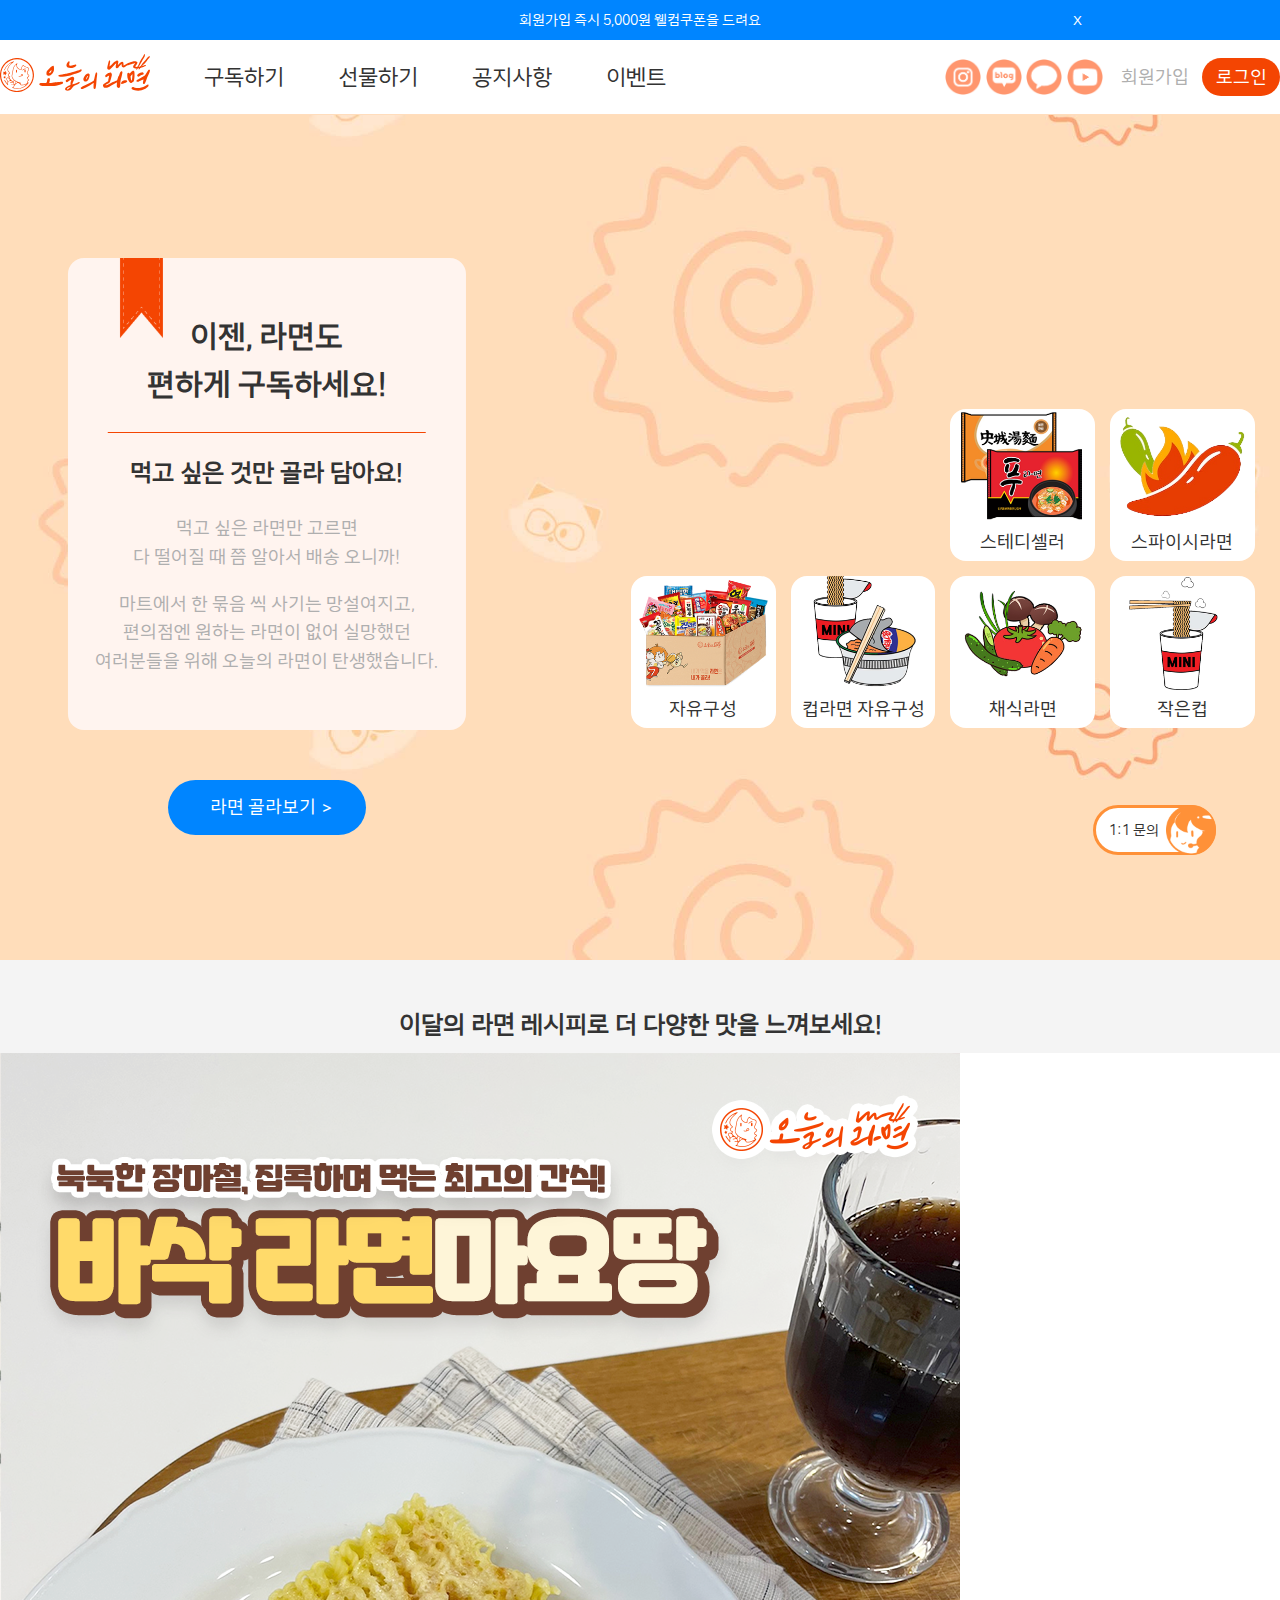
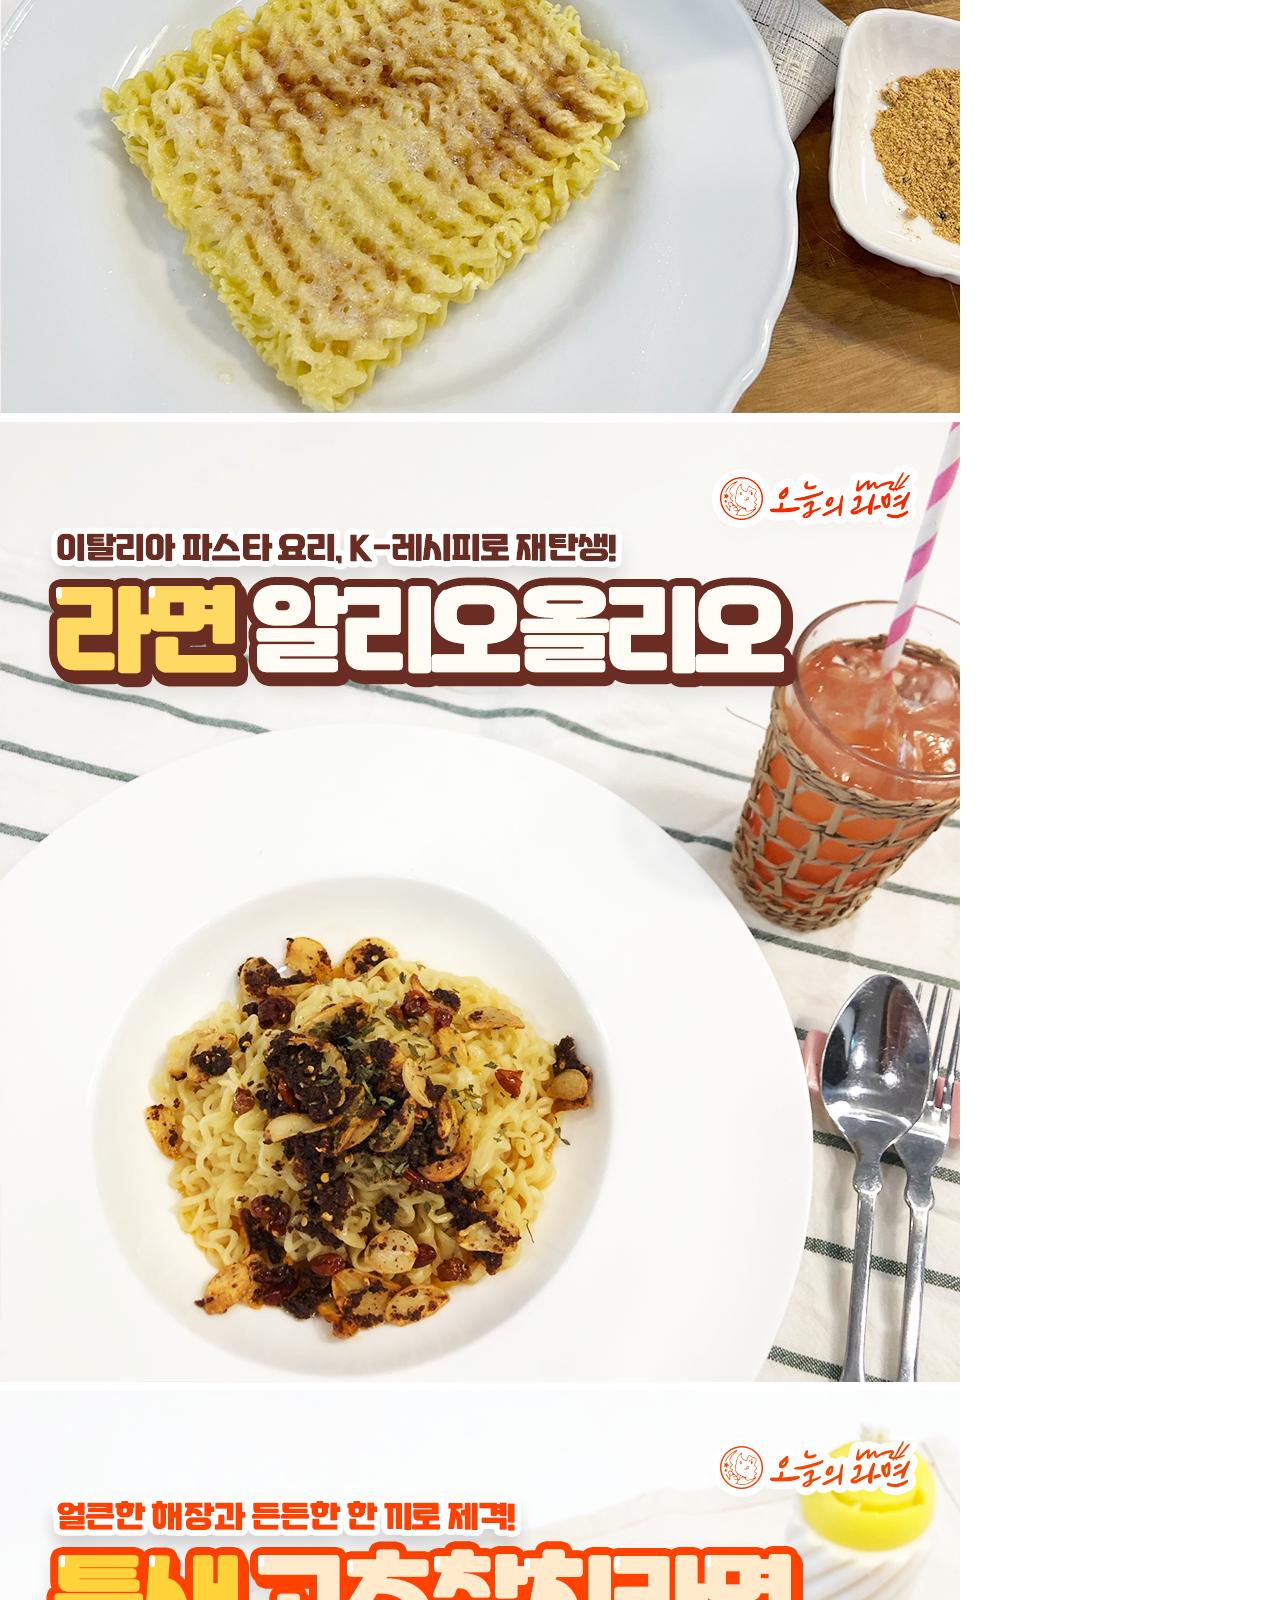
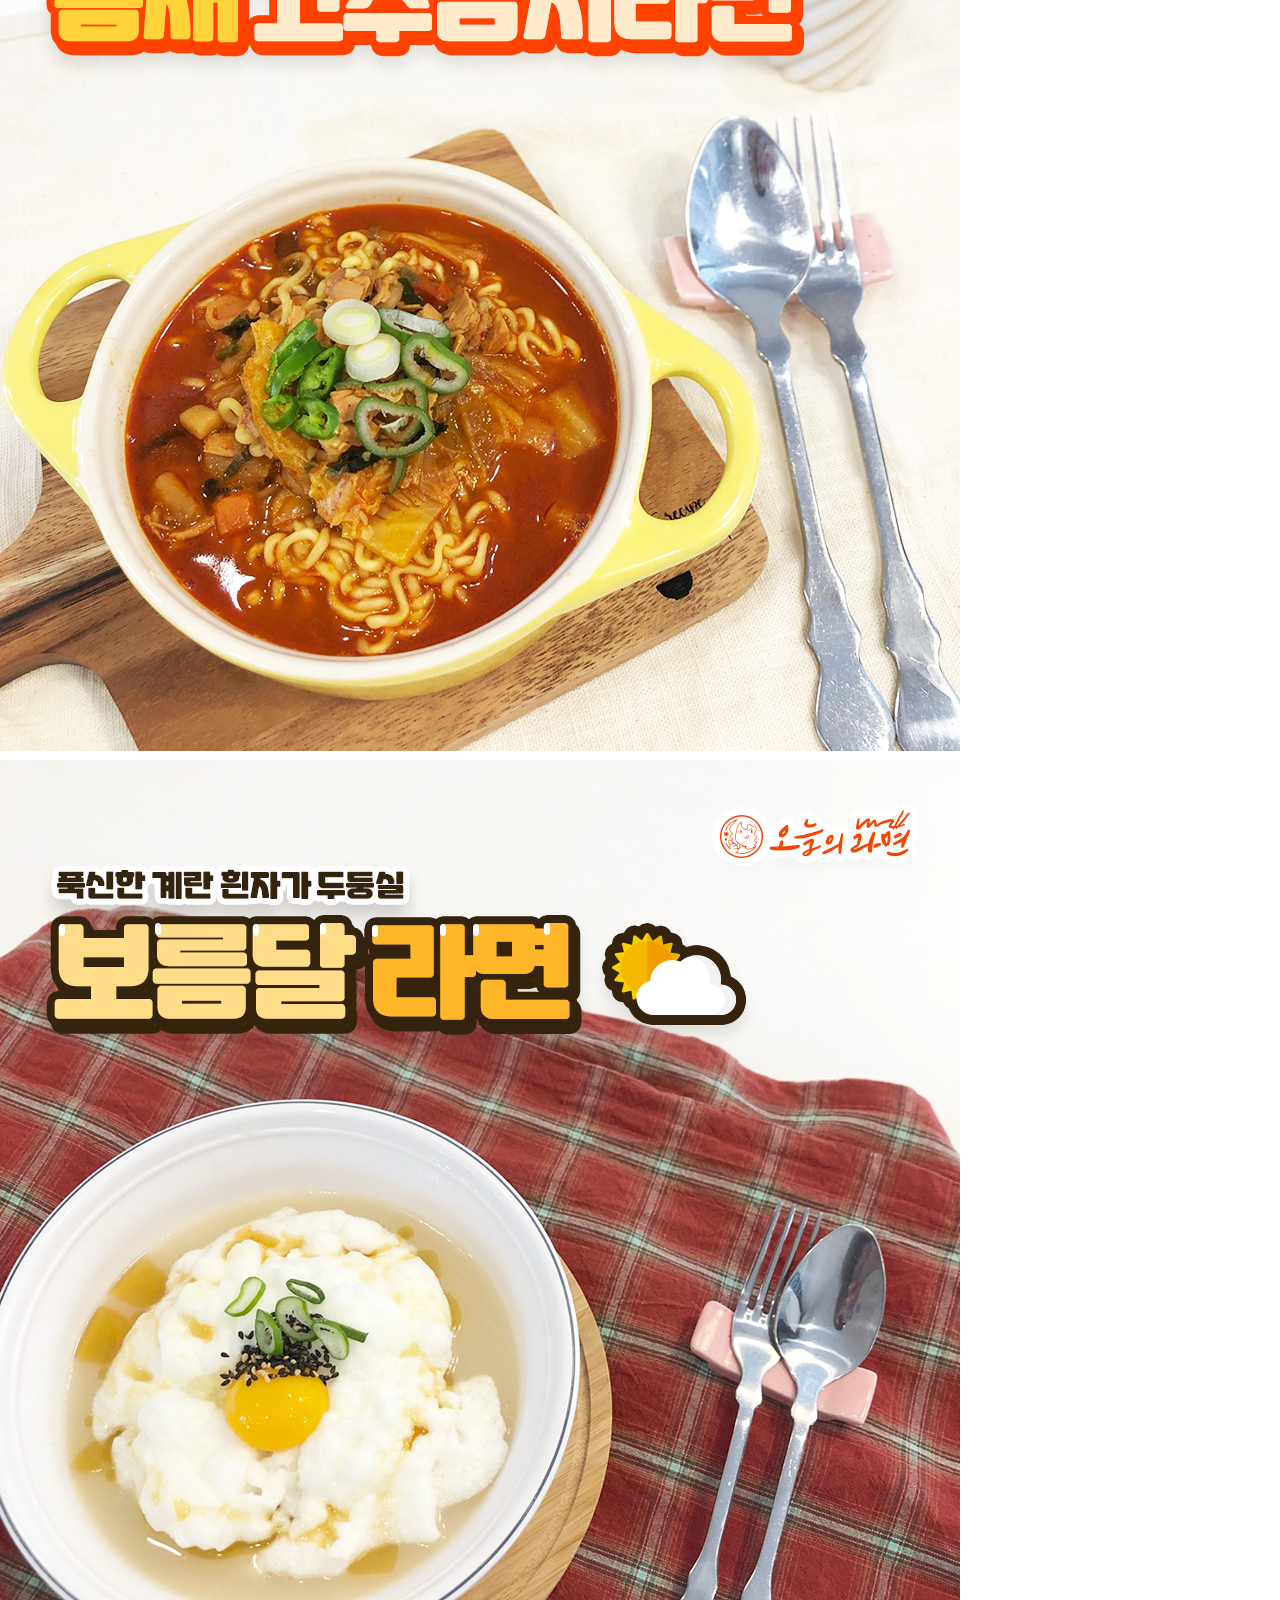
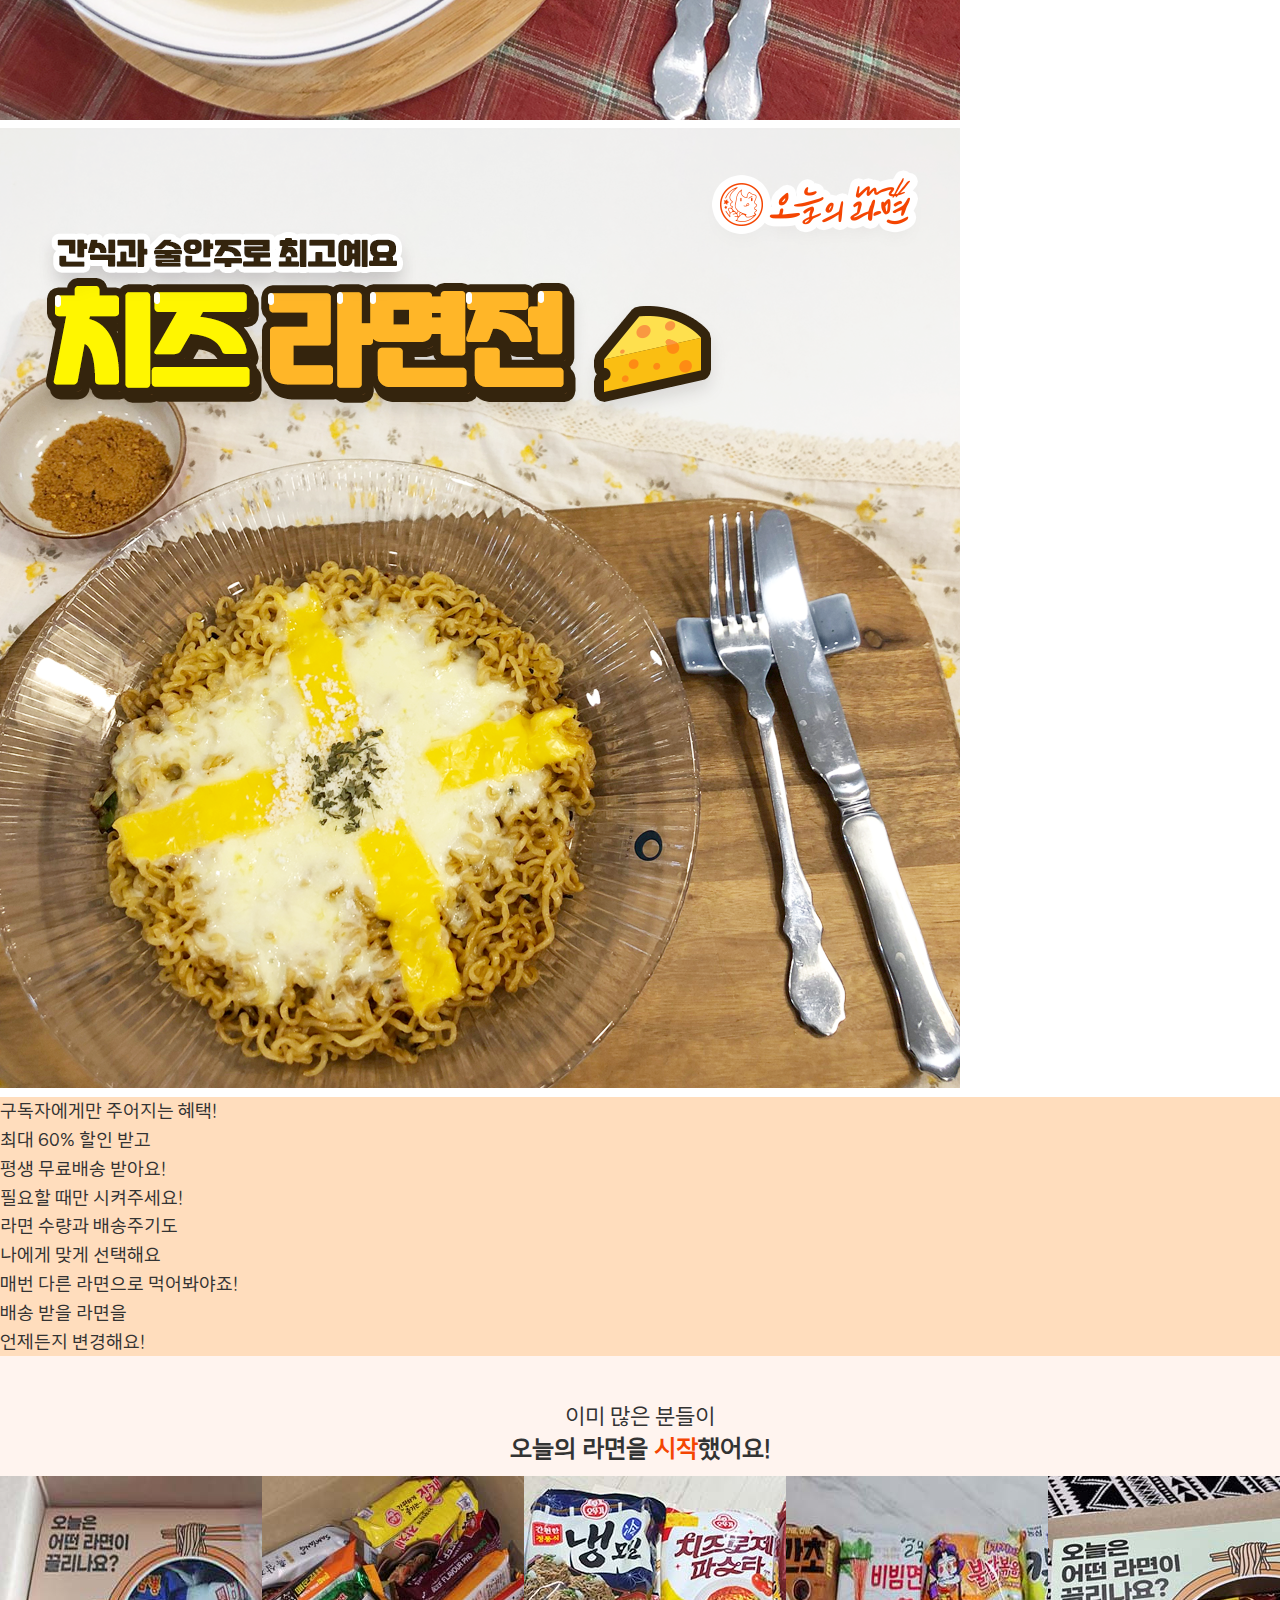
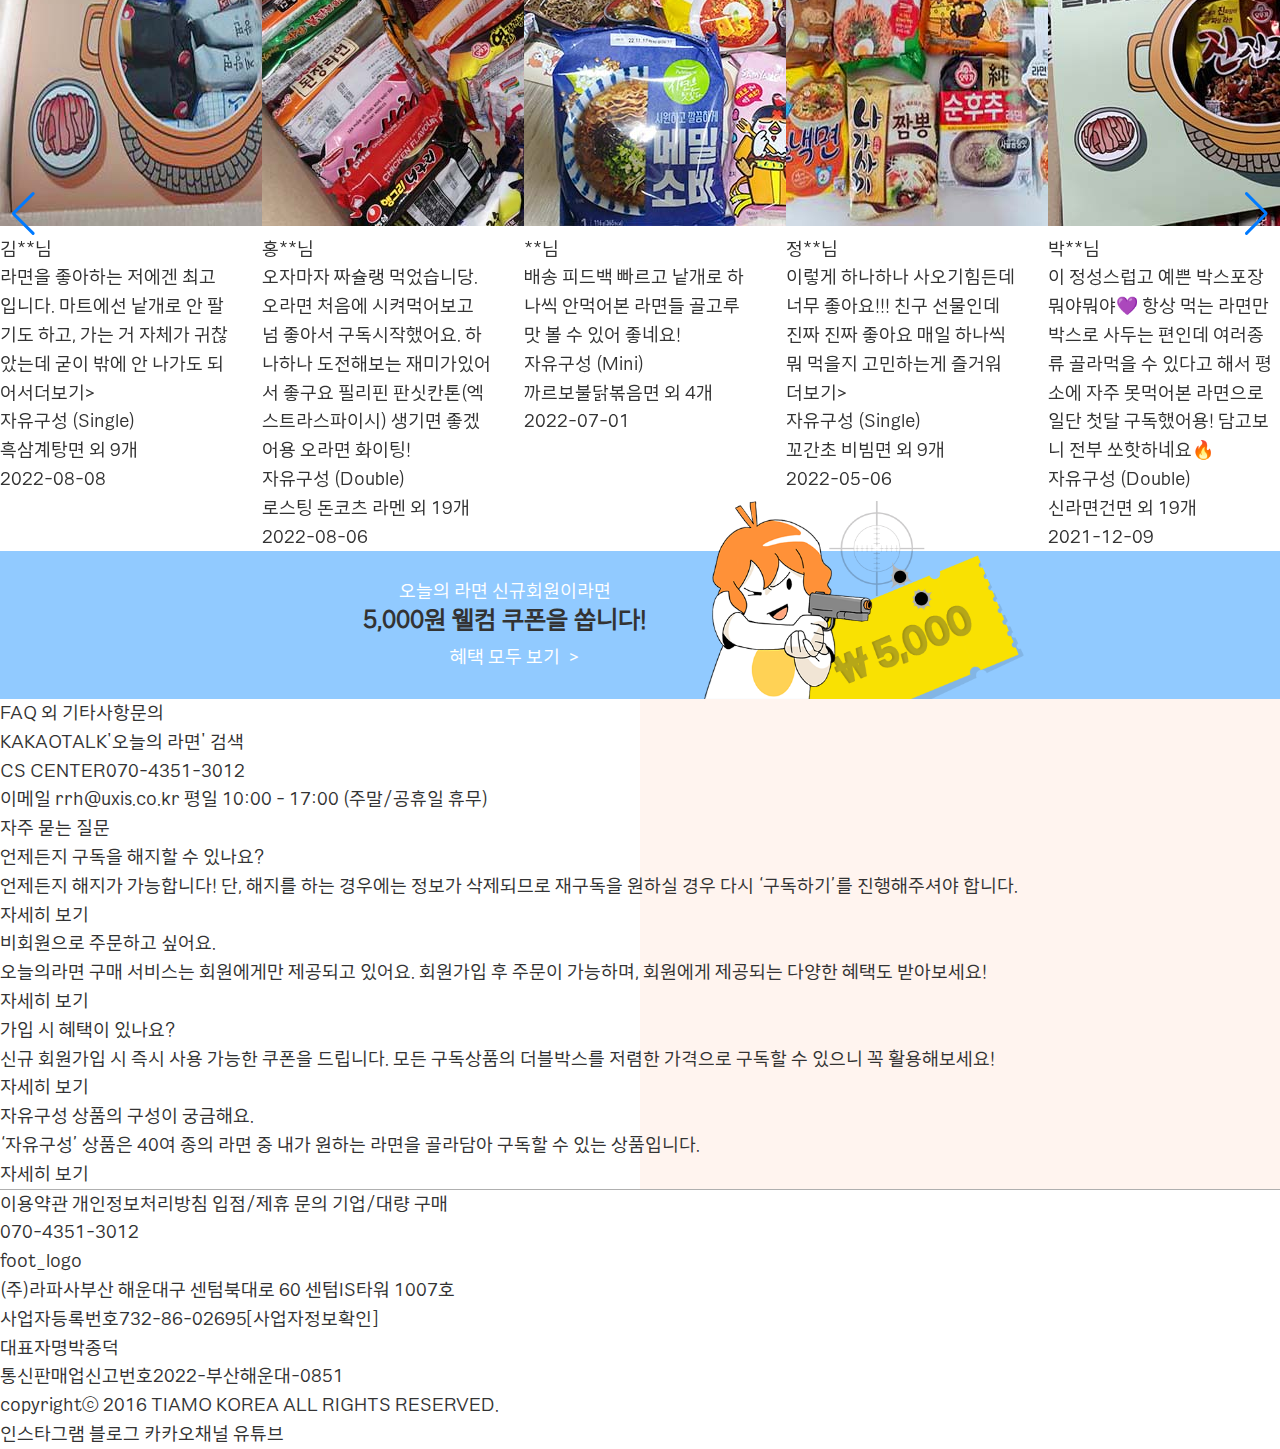
<file: index헤더_sec1.html>
<!DOCTYPE html>
<html lang="ko">
  <head>
    <meta charset="UTF-8" />
    <meta http-equiv="X-UA-Compatible" content="IE=edge" />
    <meta name="viewport" content="width=device-width, initial-scale=1.0" />
    <title>오늘의 라면</title>
    <link
      rel="stylesheet"
      href="https://cdn.jsdelivr.net/npm/swiper/swiper-bundle.min.css"
    />
    <link
      rel="stylesheet"
      href="https://cdnjs.cloudflare.com/ajax/libs/font-awesome/6.2.0/css/all.min.css"
      integrity="sha512-xh6O/CkQoPOWDdYTDqeRdPCVd1SpvCA9XXcUnZS2FmJNp1coAFzvtCN9BmamE+4aHK8yyUHUSCcJHgXloTyT2A=="
      crossorigin="anonymous"
      referrerpolicy="no-referrer"
    />
    <link rel="stylesheet" href="common.css" />
    <!-- Swiper JS -->
    <script src="https://cdn.jsdelivr.net/npm/swiper/swiper-bundle.min.js"></script>
    <script src="common.js" defer></script>
  </head>
  <body>
    <div class="qna">
      <span>1:1 문의</span>
      <img src="./img/img_kakaofloating.png" alt="" />
      <a href="#"></a>
    </div>
    <div class="eventban">
      <p>회원가입 즉시 5,000원 웰컴쿠폰을 드려요</p>
      <button>X</button>
    </div>
    <header class="hd mw">
      <nav>
        <div class="hd_left">
          <h1 class="logo">
            <img src="./img/fulllogo.svg" alt="로고" />
            <a href="#"></a>
          </h1>
          <ul class="gnb">
            <li><a href="#">구독하기</a></li>
            <li><a href="#">선물하기</a></li>
            <li><a href="#">공지사항</a></li>
            <li class="gnb_event">
              <a href="#">이벤트</a>
              <ul class="sub">
                <li><a href="#">이달의 라시피</a></li>
                <li><a href="#">뜨끈한 리뷰</a></li>
                <li><a href="#">라면을 맞혀라!</a></li>
                <li><a href="#">라니툰</a></li>
              </ul>
            </li>
          </ul>
        </div>
        <div class="hd_right">
          <div>
            <img src="./img/insta.png" alt="인스타그램" />
            <a href="#">인스타그램</a>
          </div>
          <div>
            <img src="./img/blog.png" alt="블로그" />
            <a href="#">블로그</a>
          </div>
          <div>
            <img src="./img/kakao.png" alt="카카오" />
            <a href="#">카카오채널</a>
          </div>
          <div>
            <img src="./img/yout.png" alt="유튜브" />
            <a href="#">유튜브</a>
          </div>
          <a href="#">회원가입</a>
          <a href="#">로그인</a>
        </div>
      </nav>
    </header>
    <section class="sec1">
      <div class="sec1_con mw">
        <div class="sec1_left">
          <div class="sec1_text">
            <h2>
              <p>이젠, 라면도</p>
              <p>편하게 구독하세요!</p>
            </h2>
            <p>먹고 싶은 것만 골라 담아요!</p>
            <div>
              <p>먹고 싶은 라면만 고르면</p>
              <p>다 떨어질 때 쯤 알아서 배송 오니까!</p>
              <p>마트에서 한 묶음 씩 사기는 망설여지고,</p>
              <p>편의점엔 원하는 라면이 없어 실망했던</p>
              <p>여러분들을 위해 오늘의 라면이 탄생했습니다.</p>
            </div>
          </div>
          <a href="#">라면 골라보기</a>
        </div>
        <div class="sec1_right">
          <ul class="sec1_list">
            <li>
              <div>
                <img src="./img/sec1_1.png" alt="자유구성" />
                <span>자유구성</span>
                <a href="#"></a>
              </div>
            </li>
            <li>
              <div>
                <img src="./img/sec1_2.png" alt="컵라면" />
                <span>컵라면 자유구성</span>
                <a href="#"></a>
              </div>
            </li>
            <li>
              <div>
                <img src="./img/sec1_3.png" alt="채식라면" />
                <span>채식라면</span>
                <a href="#"></a>
              </div>
            </li>
            <li>
              <div>
                <img src="./img/sec1_4.png" alt="작은컵" />
                <span>작은컵</span>
                <a href="#"></a>
              </div>
            </li>
            <li>
              <div>
                <img src="./img/sec1_5.png" alt="스테디셀러" />
                <span>스테디셀러</span>
                <a href="#"></a>
              </div>
            </li>
            <li>
              <div>
                <img src="./img/sec1_6.png" alt="스파이시라면" />
                <span>스파이시라면</span>
                <a href="#"></a>
              </div>
            </li>
          </ul>
        </div>
      </div>
    </section>
    <section class="sec2">
      <h3>
        이달의 <span>라</span>면 레<span>시피</span>로 더 다양한 맛을
        느껴보세요!
      </h3>
      <ul>
        <li>
          <img src="./img/ORMN_RCP_202207010941251300.png" alt="라면마요땅" />
          <a href="#"></a>
        </li>
        <li>
          <img src="./img/ORMN_RCP_202206030957361000.png" alt="알리오올리오" />
          <a href="#"></a>
        </li>
        <li>
          <img src="./img/ORMN_RCP_202204291148318490.png" alt="고추참치라면" />
          <a href="#"></a>
        </li>
        <li>
          <img src="./img/ORMN_RCP_202203310551556470.png" alt="보름달라면" />
          <a href="#"></a>
        </li>
        <li>
          <img src="./img/ORMN_RCP_202203020222326730.png" alt="치즈라면전" />
          <a href="#"></a>
        </li>
      </ul>
    </section>
    <section class="sec3">
      <h3 hidden>sec3</h3>
      <ul>
        <li>
          <p>구독자에게만 주어지는 혜택!</p>
          <p>
            최대 60% 할인 받고 <br />
            평생 무료배송 받아요!
          </p>
        </li>
        <li>
          <p>필요할 때만 시켜주세요!</p>
          <p>
            라면 수량과 배송주기도 <br />
            나에게 맞게 선택해요
          </p>
        </li>
        <li>
          <p>매번 다른 라면으로 먹어봐야죠!</p>
          <p>
            배송 받을 라면을 <br />
            언제든지 변경해요!
          </p>
        </li>
      </ul>
    </section>
    <section class="sec4">
      <h3>
        <p>이미 많은 분들이</p>
        <p>오늘의 라면을 <span>시작</span>했어요!</p>
      </h3>
      <!-- Swiper -->
      <div class="swiper review">
        <ul class="swiper-wrapper">
          <li class="swiper-slide">
            <div>
              <div><img src="./img/review_1.jpg" alt="리뷰" /></div>
              <div>
                <p>김**님</p>
                <p>
                  라면을 좋아하는 저에겐 최고입니다. 마트에선 낱개로 안 팔기도
                  하고, 가는 거 자체가 귀찮았는데 굳이 밖에 안 나가도
                  되어서더보기>
                </p>
                <p>자유구성 (Single)</p>
                <p>흑삼계탕면 외 9개</p>
                <p>2022-08-08</p>
              </div>
            </div>
          </li>
          <li class="swiper-slide">
            <div>
              <div><img src="./img/review_8.jpg" alt="리뷰" /></div>
              <div>
                <p>홍**님</p>
                <p>
                  오자마자 짜슐랭 먹었습니당. 오라면 처음에 시켜먹어보고 넘
                  좋아서 구독시작했어요. 하나하나 도전해보는 재미가있어서 좋구요
                  필리핀 판싯칸톤(엑스트라스파이시) 생기면 좋겠어용 오라면
                  화이팅!
                </p>
                <p>자유구성 (Double)</p>
                <p>로스팅 돈코츠 라멘 외 19개</p>
                <p>2022-08-06</p>
              </div>
            </div>
          </li>
          <li class="swiper-slide">
            <div>
              <div><img src="./img/review_7.jpg" alt="리뷰" /></div>
              <div>
                <p>**님</p>
                <p>
                  배송 피드백 빠르고 낱개로 하나씩 안먹어본 라면들 골고루 맛 볼
                  수 있어 좋네요!
                </p>
                <p>자유구성 (Mini)</p>
                <p>까르보불닭볶음면 외 4개</p>
                <p>2022-07-01</p>
              </div>
            </div>
          </li>
          <li class="swiper-slide">
            <div>
              <div><img src="./img/review_2.jpg" alt="리뷰" /></div>
              <div>
                <p>정**님</p>
                <p>
                  이렇게 하나하나 사오기힘든데 너무 좋아요!!! 친구 선물인데 진짜
                  진짜 좋아요 매일 하나씩 뭐 먹을지 고민하는게 즐거워더보기>
                </p>
                <p>자유구성 (Single)</p>
                <p>꼬간초 비빔면 외 9개</p>
                <p>2022-05-06</p>
              </div>
            </div>
          </li>
          <li class="swiper-slide">
            <div>
              <div><img src="./img/review_6.jpg" alt="리뷰" /></div>
              <div>
                <p>박**님</p>
                <p>
                  이 정성스럽고 예쁜 박스포장 뭐야뭐야💜 항상 먹는 라면만 박스로
                  사두는 편인데 여러종류 골라먹을 수 있다고 해서 평소에 자주
                  못먹어본 라면으로 일단 첫달 구독했어용! 담고보니 전부
                  쏘핫하네요🔥
                </p>
                <p>자유구성 (Double)</p>
                <p>신라면건면 외 19개</p>
                <p>2021-12-09</p>
              </div>
            </div>
          </li>
          <li class="swiper-slide">
            <div>
              <div><img src="./img/review_3.jpg" alt="리뷰" /></div>
              <div>
                <p>류**님</p>
                <p>
                  여러가지 먹어볼 수 있는게 신박하네여 저희집 강아지는 진진짜라
                  골라갔어요
                </p>
                <p>자유구성 (Single)</p>
                <p>4가지치즈불닭복음면 외 9개</p>
                <p>2021-11-11</p>
              </div>
            </div>
          </li>
          <li class="swiper-slide">
            <div>
              <div><img src="./img/review_4.jpg" alt="리뷰" /></div>
              <div>
                <p>조**님</p>
                <p>
                  오늘의 라면을 개봉하니 냄비속 라면이 기똥 차네요! 제가
                  라면으로 속풀이를 하는데 10개 중 6개가 짬뽕,,,,,ㅋㅋㅋ
                  우리집이
                </p>
                <p>자유구성 (Single)</p>
                <p>나가사끼짬뽕 외 9개</p>
                <p>2021-10-20</p>
              </div>
            </div>
          </li>
          <li class="swiper-slide">
            <div>
              <div><img src="./img/review_5.jpg" alt="리뷰" /></div>
              <div>
                <p>한**님</p>
                <p>
                  라면 조아해서 속는 셈 치고 한 번 구독해 봤는데 진짜 패키지
                  머선 일,, 너무 귀야워서 안 찍을 수가 없어써요 ㅠ 누가 봐도
                  더보기>
                </p>
                <p>자유구성 (Single)</p>
                <p>참깨라면 외 9개</p>
                <p>2021-10-16</p>
              </div>
            </div>
          </li>
        </ul>
        <div class="swiper-button-next"></div>
        <div class="swiper-button-prev"></div>
      </div>
      <!-- Initialize Swiper -->
      <script>
        var swiper1 = new Swiper(".review", {
          slidesPerView: 5,
          spaceBetween: 30,
          loop: true,
          navigation: {
            nextEl: ".swiper-button-next",
            prevEl: ".swiper-button-prev",
          },
        });
      </script>
    </section>
    <section class="sec5">
      <h3>
        <p>오늘의 라면 신규회원이라면</p>
        <p>5,000원 웰컴 쿠폰을 쏩니다!</p>
        <p>혜택 모두 보기</p>
      </h3>
      <a href="#"></a>
    </section>
    <section class="sec6">
      <div>
        <div>
          <span>FAQ 외 기타사항문의</span>
          <p><span>KAKAOTALK</span><span>'오늘의 라면' 검색</span></p>
          <p><span>CS CENTER</span><span>070-4351-3012</span></p>
          <span>이메일 rrh@uxis.co.kr</span>
          <span>평일 10:00 - 17:00 (주말/공휴일 휴무)</span>
        </div>
        <div>
          <h3>자주 묻는 질문</h3>
          <ul>
            <li>
              <p>언제든지 구독을 해지할 수 있나요?</p>
              <p>
                언제든지 해지가 <span>가능</span>합니다! 단, 해지를 하는
                경우에는 정보가 삭제되므로 재구독을 원하실 경우 다시
                ‘구독하기’를 진행해주셔야 합니다.
              </p>
              <a href="#">자세히 보기</a>
            </li>
            <li>
              <p>비회원으로 주문하고 싶어요.</p>
              <p>
                오늘의라면 구매 서비스는 회원에게만 제공되고 있어요.
                <span>회원가입 후 주문이 가능</span>하며, 회원에게 제공되는
                다양한 혜택도 받아보세요!
              </p>
              <a href="#">자세히 보기</a>
            </li>
            <li>
              <p>가입 시 혜택이 있나요?</p>
              <p>
                신규 회원가입 시 <span>즉시 사용 가능한 쿠폰</span>을 드립니다.
                모든 구독상품의 더블박스를 저렴한 가격으로 구독할 수 있으니 꼭
                활용해보세요!
              </p>
              <a href="#">자세히 보기</a>
            </li>
            <li>
              <p>자유구성 상품의 구성이 궁금해요.</p>
              <p>
                ‘자유구성’ 상품은 40여 종의 라면 중
                <span>내가 원하는 라면</span>을 골라담아 구독할 수 있는
                상품입니다.
              </p>
              <a href="#">자세히 보기</a>
            </li>
          </ul>
        </div>
      </div>
    </section>
    <footer>
      <div>
        <div>
          <div>
            <a href="#">이용약관</a>
            <a href="#">개인정보처리방침</a>
            <a href="#">입점/제휴 문의</a>
            <a href="#">기업/대량 구매</a>
          </div>
          <div>
            <i class="fa-solid fa-phone"></i>
            <span>070-4351-3012</span>
          </div>
        </div>
        <div>
          <a href="#">foot_logo</a>
          <p>
            <span>(주)라파사</span
            ><span>부산 해운대구 센텀북대로 60 센텀IS타워 1007호</span>
          </p>
          <p>
            <span>사업자등록번호</span><span>732-86-02695</span
            ><span>[사업자정보확인]</span>
          </p>
          <p><span>대표자명</span><span>박종덕</span></p>
          <p>
            <span>통신판매업신고번호</span><span>2022-부산해운대-0851</span>
          </p>
          <p>copyrightⓒ 2016 TIAMO KOREA ALL RIGHTS RESERVED.</p>
        </div>
        <div>
          <a href="#">인스타그램</a>
          <a href="#">블로그</a>
          <a href="#">카카오채널</a>
          <a href="#">유튜브</a>
        </div>
      </div>
    </footer>
  </body>
</html>
</file>
<file: common.css>
@charset 'utf-8';
@import url(./my_reset.css);

@font-face {
  font-family: "Happiness-Sans-Bold";
  src: url(./webfont/Happiness-Sans-Regular.woff);
  font-weight: 400;
  font-style: normal;
}

:root {
  font-family: "Happiness-Sans-Bold";
  font-weight: normal;
  font-style: normal;
  font-size: 18px;
  --M1: 30px;
  --M2: 24px;
  --S1: 26px;
  --S2: 22px;
  --S3: 18px;
  --S4: 14px;
  --S5: 12px;
  color: #333;
  --MC: #f44502;
  --SC1: #fff4ef;
  --SC2: #d9d9d9;
  --SC3: #afafaf;
  --SC4: #f4f4f4;
  --SC5: #ffffff;
  --PC: #0085ff;
  --sec3_1: #ffddbd;
  --sec3_2: #ffecdb;
  --Q: #d11743;
  --B: #fff56e;
}
.mw {
  width: calc(100% - 2rem);
  max-width: 1400px;
  margin: auto;
}
.scrollLock {
  overflow: hidden;
}
.qna {
  /* border: 1px solid violet; */
  position: fixed;
  bottom: 5%;
  right: 5%;
  z-index: 900;
  /* position: relative; */
}
.qna span {
  border: 3px solid #ff9138;
  display: inline-block;
  font-size: var(--S4);
  padding: 0.6rem 3rem 0.6rem 0.75rem;
  border-radius: 50px;
  background-color: var(--SC5);
}
.qna img {
  position: absolute;
  height: 100%;
  right: 0;
}
.qna a {
  /* border: 3px solid hotpink; */
  position: absolute;
  top: 0;
  left: 0;
  bottom: 0;
  right: 0;
  border-radius: 50px;
}
.qna:hover span {
  background-color: #ff9138;
  color: var(--SC5);
  border-radius: 50px;
  font-weight: bold;
}
.ham {
  background-color: var(--sec3_2);
  position: absolute;
  width: 100%;
  height: 100%;
  z-index: 1000;
  display: none;
}
.ham.on {
  display: block;
}
.ham .ham_gnb {
  height: 100%;
  font-size: 2rem;
  text-align: center;
  display: flex;
  flex-direction: column;
  align-items: center;
  justify-content: center;
}
.ham .ham_gnb > li > a {
  display: block;
  padding: 1rem;
  font-weight: bold;
}
.ham .ham_gnb > li:hover > a {
  color: var(--MC);
}
.ham .ham_sub a {
  font-size: var(--S2);
}
.ham .ham_sub li a:hover {
  font-weight: bold;
}
.ham button {
  position: absolute;
  width: 10%;
  height: 6%;
  /* border: 1px solid var(--SC3); */
  border: transparent;
  background-color: var(--SC5);
  top: 5%;
  right: 5%;
  font-size: 1.25rem;
  cursor: pointer;
  border-radius: 50px;
}
.ham button:hover {
  background-color: var(--MC);
  color: var(--SC5);
  font-weight: bold;
}
.eventban {
  border: 1px solid mediumasquamarine;
  background-color: var(--PC);
  color: var(--SC5);
  align-items: center;
  position: relative;
  padding: 0.5rem 0;
  cursor: pointer;
  width: 100%;
  height: 4%;
  z-index: 1000;
}
.eventban p {
  font-size: var(--S4);
  text-align: center;
}
.eventban button {
  position: absolute;
  border: none;
  background-color: transparent;
  color: var(--SC5);
  top: 50%;
  right: 15%;
  transform: translateY(-50%);
  cursor: pointer;
}
.eventban button:hover {
  font-weight: bold;
  color: var(--B);
}
.hd {
  /* border: 1px solid lightcoral; */
  position: fixed;
  left: 0;
  /* transform: translateX(-50%); */
  background-color: var(--SC5);
  width: 100%;
  z-index: 900;
  border-bottom: 1px solid var(--sec3_1);
}
.hd nav {
  /* border: 1px solid lightblue; */
  display: flex;
  justify-content: space-between;
  align-items: center;
  padding: 0.25rem 0;
}
.hd .hd_left {
  display: flex;
  align-items: center;
}
.hd .logo {
  /* border: 1px solid brown; */
  width: 150px;
  position: relative;
  margin-right: 1.5rem;
}
.hd .logo > img {
  width: 100%;
}
.hd .logo > a {
  /* border: 1px solid lightcoral; */
  position: absolute;
  top: 0;
  right: 0;
  bottom: 0;
  left: 0;
}
.hd .gnb {
  display: flex;
}
.hd .gnb > li > a {
  /* border: 1px solid blue; */
  padding: 1rem 1.5rem;
  font-size: var(--S2);
  white-space: nowrap;
}
.hd .gnb > li:hover > a {
  font-weight: bold;
}
.hd .gnb > li:last-of-type > a {
  /* border: 1px solid blue; */
  padding-bottom: 1.6rem;
}
.hd .gnb_event {
  position: relative;
}
.hd .sub {
  /* border: 1px solid burlywood; */
  display: flex;
  position: absolute;
  background-color: var(--SC5);
  border-radius: 25px;
  bottom: -160%;
  left: 2vh;
  height: 0;
  width: 331%;
  overflow: hidden;
  align-items: center;
}
.hd .sub > li > a {
  /* border: 1px solid salmon; */
  font-size: var(--S4);
  padding: 0.75rem;
  white-space: nowrap;
}
.hd .sub > li:hover > a {
  font-weight: bold;
}
.hd .gnb_event:hover .sub {
  height: 90%;
}
.hd .hd_right {
  /* border: 1px solid slateblue; */
  display: flex;
  align-items: center;
}
.hd .hd_right > div {
  /* border: 1px solid slateblue; */
  position: relative;
  width: 2rem;
  height: 0;
  overflow: hidden;
  padding-top: 2rem;
  margin-right: 0.25rem;
  align-items: center;
}
.hd .hd_right > div > img {
  /* border: 1px solid slateblue; */
  position: absolute;
  top: 0;
  right: 0;
  width: 100%;
}
.hd .hd_right > div:hover > img {
  width: 130%;
  top: 50%;
  left: 50%;
  transform: translate(-50%, -50%);
}
.hd .hd_right > div > a {
  /* border: 1px solid slateblue; */
  color: transparent;
  position: absolute;
  top: 0;
  left: 0;
  right: 0;
  bottom: 0;
  border-radius: 25px;
}
.hd .hd_right > a {
  white-space: nowrap;
}
.hd .hd_right > a:first-of-type {
  color: var(--SC3);
  padding: 1rem 0.75rem;
}
.hd .hd_right > a:first-of-type:hover {
  font-weight: bold;
  color: var(--MC);
}
.hd .hd_right > a:nth-of-type(2) {
  background-color: var(--MC);
  color: var(--SC5);
  border-radius: 25px;
  padding: 0.25rem 0.75rem;
}
.hd .hd_right > a:nth-of-type(2):hover {
  padding: 0.5rem 0.75rem;
}
.hd .hd_right > i {
  border: none;
  color: var(--MC);
  padding-left: 0.75rem;
  /* border: 1px solid lawngreen; */
  font-size: 1.75rem;
  cursor: pointer;
  display: none;
}
.sec1 {
  /* border: 1px solid saddlebrown; */
  background-image: url(./img/back_img.jpg);
  background-size: contain;
  /* background-repeat: no-repeat; */
}
.sec1_con {
  display: flex;
}
.sec1 .sec1_left {
  /* border: 1px solid salmon; */
  width: 40%;
  text-align: center;
  padding: 17.5% 0 10% 0;
}
.sec1 .sec1_text {
  /* border: 1px solid blue; */
  background-color: var(--SC1);
  width: 80%;
  padding: 3rem 0;
  border-radius: 16px;
  position: relative;
  left: 50%;
  transform: translateX(-50%);
}
.sec1 .sec1_text::before {
  content: "";
  background-image: url(./img/Xbookmark\ 1.png);
  background-repeat: no-repeat;
  background-size: contain;
  position: absolute;
  width: 11%;
  height: 18%;
  top: 0;
  left: 13%;
  /* border: 1px solid violet; */
}
.sec1 .sec1_text > h2 {
  font-size: var(--M1);
  color: #333;
  font-weight: bold;
  padding-bottom: 2.5rem;
  white-space: nowrap;
}
.sec1 .sec1_text > p {
  font-size: var(--M2);
  color: #333;
  font-weight: bold;
  position: relative;
  white-space: nowrap;
}
.sec1 .sec1_text > p::before {
  content: "";
  position: absolute;
  background-color: var(--MC);
  width: 80%;
  height: 1px;
  top: -55%;
  left: 50%;
  transform: translateX(-50%);
}
.sec1 .sec1_text > div {
  padding-top: 1.25rem;
  color: var(--SC3);
  white-space: nowrap;
}
.sec1 .sec1_text > div > p:nth-of-type(2) {
  padding-bottom: 1rem;
}
.sec1_left > a {
  display: inline-block;
  position: relative;
  background-color: var(--PC);
  color: var(--SC5);
  border-radius: 50px;
  margin-top: 10%;
  padding: 2.7% 10% 2.7% 8.5%;
  transition: 0.2s;
}
.sec1_left > a::after {
  content: ">";
  position: absolute;
  top: 50%;
  left: 78%;
  transform: translateY(-50%);
  transition: 0.3s;
}
.sec1_left > a:hover {
  /* font-weight: bold; */
  box-shadow: 0px 7px 0px rgb(179, 179, 179);
}
.sec1_left > a:hover::after {
  left: 82%;
  font-weight: bold;
  color: var(--B);
}
.sec1 .sec1_right {
  /* border: 1px solid saddlebrown; */
  width: 60%;
  display: flex;
  flex-direction: column;
  justify-content: end;
}
.sec1 .sec1_list {
  /* border: 1px solid green; */
  display: flex;
  flex-wrap: wrap;
  justify-content: flex-end;
  flex-wrap: wrap-reverse;
  padding-bottom: 30%;
}
.sec1 .sec1_list > li {
  /* border: 1px solid saddlebrown; */
  padding: 1%;
  width: calc(25% - 1.5rem);
}
.sec1 .sec1_list > li > div {
  /* border: 3px solid pink; */
  background-color: var(--SC5);
  display: flex;
  flex-direction: column;
  border-radius: 16px;
  align-items: center;
  transition: 0.1s;
  position: relative;
}
.sec1 .sec1_list > li > div > img {
  width: 90%;
}
.sec1 .sec1_list > li > div > span {
  text-align: center;
  padding: 0.25rem 0;
  white-space: nowrap;
}
.sec1 .sec1_list > li > div:hover {
  box-shadow: 3px 3px 2px var(--SC3);
}
.sec1 .sec1_list > li > div:hover > span {
  font-weight: bold;
}
.sec1 .sec1_list > li:last-of-type > div > span:nth-of-type(2) {
  display: none;
}
.sec1 .sec1_list > li > div > a {
  position: absolute;
  top: 0;
  left: 0;
  bottom: 0;
  right: 0;
}
.sec2 {
  /* border: 1px solid saddlebrown; */
}
.sec2 > h3 {
  background-color: var(--SC4);
  text-align: center;
  padding: 3.5% 0 0.8% 0;
  font-weight: bold;
  font-size: var(--M2);
}
.sec2 > h3 > P:nth-of-type(2) {
  display: none;
}
.sec2 > h3 > P > span {
  color: var(--MC);
}
.sec2 .sec2_recipe {
  display: flex;
}
.sec2 .sec2_recipe > li {
  /* border: 1px solid lightblue; */
  padding: 3% 2% 5% 2%;
  width: 100%;
}
.sec2 .recipe_list {
  /* border: 1px solid salmon; */
  position: relative;
  overflow: hidden;
  width: 100%;
  height: 0;
  padding-top: 98%;
  border-radius: 16px;
}
.sec2 .recipe_list > img {
  width: 100%;
  position: absolute;
  top: 0;
  left: 0;
  transition: 0.2s;
}
.sec2 .recipe_list:hover > img {
  transform: scale(1.05);
}
.sec2 .recipe_list > a {
  /* border: 1px solid mediumaquamarine; */
  position: absolute;
  top: 0;
  left: 0;
  right: 0;
  bottom: 0;
  border-radius: 16px;
}
.sec3 {
  /* border: 1px solid saddlebrown; */
  background-color: var(--sec3_1);
}
.sec3 .sec3_con {
  display: flex;
}
.sec3 .sec3_con > li {
  width: calc(100% / 3);
  padding: 1.5rem 1.5rem 20rem 1.5rem;
}
.sec3 .sec3_con > li > p {
  white-space: nowrap;
}
.sec3 .sec3_con > li > p:first-of-type {
  color: var(--MC);
  font-size: var(--S4);
  padding-bottom: 0.25rem;
}
.sec3 .sec3_con > li > p:last-of-type {
  font-size: var(--M2);
  font-weight: bold;
  line-height: 1.3;
}
.sec3 .sec3_con > li:first-of-type {
  /* border: 1px solid saddlebrown; */
  position: relative;
}
.sec3 .sec3_con > li:first-of-type::before {
  content: "";
  /* border: 1px solid salmon; */
  position: absolute;
  background-image: url(./img/img_about_bg01.png);
  background-size: contain;
  background-repeat: no-repeat;
  background-position: bottom;
  width: 80%;
  height: 60%;
  bottom: 0;
  right: 5%;
}
.sec3 .sec3_con > li:nth-of-type(2) {
  background-color: var(--sec3_2);
  position: relative;
}
.sec3 .sec3_con > li:nth-of-type(2)::before {
  content: "";
  /* border: 1px solid salmon; */
  position: absolute;
  background-image: url(./img/img_sec01_character.png);
  background-size: contain;
  background-repeat: no-repeat;
  background-position: center;
  width: 35%;
  height: 40%;
  top: -15%;
  right: -2%;
}
.sec3 .sec3_con > li:nth-of-type(2)::after {
  content: "";
  /* border: 1px solid salmon; */
  position: absolute;
  background-image: url(./img/img_about_bg02.png);
  background-size: contain;
  background-repeat: no-repeat;
  width: 90%;
  height: 70%;
  bottom: 0;
  left: 50%;
  transform: translateX(-50%);
  background-position: bottom;
}
.sec3 .sec3_con > li:last-of-type {
  position: relative;
}
.sec3 .sec3_con > li:last-of-type::before {
  content: "";
  /* border: 1px solid salmon; */
  position: absolute;
  background-image: url(./img/img_about_layercont04.png);
  background-size: contain;
  background-repeat: no-repeat;
  background-position: bottom;
  width: 90%;
  height: 70%;
  bottom: 0%;
  left: 0;
}
.sec4 {
  /* border: 1px solid saddlebrown; */
  position: relative;
}
.sec4 > h3 {
  background-color: var(--SC1);
  padding: 3.5% 0 0.8% 0;
  text-align: center;
  line-height: 1.4;
}
.sec4 > h3 > p:first-of-type {
  font-size: var(--S2);
}
.sec4 > h3 > p:nth-of-type(2) {
  font-size: var(--M2);
  font-weight: bold;
}
.sec4 > h3 > p > span {
  color: var(--MC);
}
.sec4 .review {
  /* border: 1px solid blue; */
  position: relative;
}
.review .review_con {
  /* border: 1px solid seagreen; */
  padding: 5rem 0 7rem 0;
}
.review .review_list {
  border: 5px solid var(--sec3_1);
  /* border: 5px solid #ff9a71; */
  border-radius: 25px;
  overflow: hidden;
  animation: bg_ani1 30s infinite linear !important;
}
.review .review_list:hover {
  border: 5px solid var(--MC);
}
@keyframes bg_ani1 {
  0% {
    transform: translate(0, 0);
  }
  50% {
    transform: translate(-100%, 0);
  }
  100% {
    transform: translate(-200%, 0);
  }
}
.review .review_list > div {
  position: relative;
}
.review .review_list > div > a {
  /* border: 1px solid rebeccapurple; */
  border-radius: 25px;
  position: absolute;
  top: 0;
  left: 0;
  bottom: 0;
  right: 0;
}
.review .review_img > img {
  width: 100%;
}
.review .review_text {
  padding: 0.75rem 0.75rem;
}
.review .review_text > p {
  font-size: var(--S4);
}
.review .review_text > p:first-of-type {
  font-size: var(--S3);
  padding-bottom: 1rem;
}
.review .review_text > p:nth-of-type(2) {
  color: var(--SC3);
  width: 100%;
  text-overflow: ellipsis;
  overflow: hidden;
  display: -webkit-box;
  -webkit-line-clamp: 2;
  -webkit-box-orient: vertical;
  line-height: 1.4;
  height: 40px;
  /* border: 1px solid gray; */
}
.review .review_text > p:nth-of-type(3) {
  color: var(--MC);
  padding-top: 1rem;
  white-space: nowrap;
  text-overflow: ellipsis;
  overflow: hidden;
}
.review .review_text > p:nth-of-type(4) {
  color: var(--SC3);
  white-space: nowrap;
  text-overflow: ellipsis;
  overflow: hidden;
}
.review .review_text > p:nth-of-type(5) {
  color: var(--SC3);
  text-align: right;
  padding-top: 1rem;
}
.next1,
.prev1 {
  /* border: 1px solid rebeccapurple; */
  position: absolute;
  top: 60%;
  transform: translateY(-50%);
  width: 5%;
  height: 10%;
  color: var(--MC);
}
.next1 {
  right: 7%;
}
.prev1 {
  left: 7%;
}
.sec5 {
  background-color: #91caff;
  position: relative;
}
.sec5 > h3 {
  /* border: 1px solid papayawhip; */
  text-align: center;
  padding: 1.5rem 15rem 1.5rem 0;
  position: relative;
}
.sec5 > h3::before {
  content: "";
  /* border: 1px solid salmon; */
  position: absolute;
  background-image: url(./img/img_sec02_character.png);
  background-size: contain;
  background-repeat: no-repeat;
  background-position: bottom;
  width: 25%;
  height: 145%;
  bottom: 0%;
  left: 55%;
}
.sec5 > h3 > p {
  /* border: 1px solid blanchedalmond; */
  line-height: 1.4;
}
.sec5 > h3 > p:first-of-type {
  color: var(--SC5);
  font-size: var(--S3);
}
.sec5 > h3 > p:first-of-type::before {
  content: "";
  /* border: 1px solid blue; */
  position: absolute;
  background-image: url(./img/sec5_hover.png);
  background-size: contain;
  background-repeat: no-repeat;
  width: 4%;
  height: 45%;
  top: 0%;
  left: 78%;
  display: none;
}
.sec5:hover > h3 > p:first-of-type::before {
  display: block;
}
.sec5 > h3 > p:nth-of-type(2) {
  font-size: var(--M2);
  font-weight: bold;
  white-space: nowrap;
}
.sec5 > h3 > p:last-of-type {
  /* border: 1px solid blanchedalmond; */
  color: var(--SC5);
  font-size: var(--S3);
  position: relative;
  padding-top: 0.4rem;
  display: inline-block;
}
.sec5 > h3 > p:last-of-type::before {
  content: ">";
  position: absolute;
  width: 1rem;
  height: 1rem;
  top: 0.4rem;
  right: -1.25rem;
  transition: 0.2s;
}
.sec5:hover > h3 > p:last-of-type::before {
  right: -2rem;
  color: var(--B);
  font-weight: bold;
}
.sec5 > a {
  position: absolute;
  top: 0;
  left: 0;
  right: 0;
  bottom: 0;
}
.sec6 {
  /* border: 1px solid rebeccapurple; */
  position: relative;
}
.sec6::before {
  content: "";
  position: absolute;
  background-color: var(--SC1);
  width: 50%;
  height: 100%;
  top: 0;
  right: 0;
  z-index: -1;
}
.sec6_con {
  display: flex;
}
.sec6 .sec6_cs {
  /* border: 1px solid gold; */
  width: 50%;
  text-align: center;
  display: flex;
  flex-direction: column;
  justify-content: center;
  position: relative;
  line-height: 1.8;
}
.sec6 .sec6_cs::before {
  content: "";
  /* border: 1px solid pink; */
  background-image: url(./img/X_WC_BOARD_TXT_202205121129140470.png);
  background-repeat: no-repeat;
  background-size: contain;
  background-position: bottom;
  position: absolute;
  width: 40%;
  height: 30%;
  bottom: 0;
  left: 0;
}
.sec6 .sec6_cs p:first-of-type {
  font-size: var(--S5);
  padding-bottom: 2rem;
}
.sec6 .sec6_cs p:nth-of-type(2),
.sec6 .sec6_cs p:nth-of-type(4) {
  font-weight: bold;
}
.sec6 .sec6_cs p:nth-of-type(3),
.sec6 .sec6_cs p:nth-of-type(5) {
  font-size: var(--M2);
  color: var(--MC);
  font-weight: bold;
  padding-bottom: 2rem;
}
.sec6 .sec6_cs p:nth-of-type(6),
.sec6 .sec6_cs p:nth-of-type(7) {
  font-size: var(--S4);
}
.sec6 .sec6_question {
  /* border: 1px solid red; */
  width: 50%;
  padding: 3.5rem 2.5rem 5rem 2.5rem;
}
.sec6 .sec6_question > h3 {
  font-size: var(--M2);
  font-weight: bold;
  color: var(--MC);
  padding: 0.75rem 0;
}
.sec6 .question_list > li {
  padding: 0.5rem 0 0.5rem 3rem;
}
.sec6 .question_box {
  background-color: var(--SC5);
  border-radius: 16px;
  padding: 0.75rem 1rem 0.75rem 2.5rem;
  position: relative;
  width: 95%;
}
.sec6 .question_box:hover {
  box-shadow: 1px 1px 10px rgba(0, 0, 0, 0.2);
}
.sec6 .question_box > p:first-of-type {
  font-weight: bold;
  position: relative;
  padding-bottom: 0.5rem;
}
.sec6 .question_box > p:first-of-type::before,
.sec6 .question_box > p:nth-of-type(2)::before {
  font-weight: bold;
  font-size: 1.1rem;
  position: absolute;
  right: 102%;
  top: 50%;
}
.sec6 .question_box > p:first-of-type::before {
  content: "Q";
  color: var(--Q);
  transform: translateY(-70%);
}
.sec6 .question_box > p:nth-of-type(2) {
  font-size: var(--S4);
  position: relative;
}
.sec6 .question_box > p:nth-of-type(2)::before {
  content: "A";
  color: var(--PC);
  transform: translateY(-50%);
}
.sec6 .question_box > p > span {
  color: var(--MC);
}
.sec6 .question_box > a {
  /* border: 1px solid black; */
  color: transparent;
  position: absolute;
  top: 0;
  left: 0;
  bottom: 0;
  right: 0;
  border-radius: 16px;
}
footer {
  /* border: 1px solid saddlebrown; */
  border-top: 1px solid var(--SC3);
}
.foot .foot_top {
  display: flex;
  justify-content: space-between;
}
.foot .foot_topleft > a {
  /* border: 1px solid red; */
  display: inline-block;
  padding: 0.5rem 1.75rem;
  position: relative;
  font-size: var(--S4);
}
.foot_topleft > a:hover,
.foot_call > span:hover {
  font-weight: bold;
}
.foot .foot_topleft > a:first-of-type {
  padding-left: 0;
}
.foot .foot_topleft > a::before {
  content: "";
  width: 1px;
  height: 35%;
  background-color: var(--SC2);
  position: absolute;
  top: 50%;
  left: 0%;
  transform: translateY(-50%);
}
.foot .foot_topleft > a:first-of-type:before {
  display: none;
}
.foot .foot_call {
  padding: 0.5rem 1.75rem;
}
.foot_call > i {
  /* border: 1px solid salmon; */
  display: inline-block;
  padding-right: 0.25rem;
}
.foot_call > span {
  font-size: var(--S4);
  cursor: pointer;
}
.foot .foot_bottom {
  display: flex;
  padding: 1.5rem 0;
  justify-content: space-between;
}
.foot .foot_left {
  /* border: 5px solid lavender; */
  display: flex;
  width: 90%;
  align-items: center;
}
.foot .foot_logo {
  /* border: 1px solid seagreen; */
  position: relative;
  width: 7vh;
  height: 7vh;
  /* overflow: hidden;
  padding-top: 5vh; */
}
.foot .foot_logo > img {
  width: 100%;
  opacity: 0.7;
  /* position: absolute;
  top: 0;
  left: 0; */
}
.foot .foot_logo > a {
  /* border: 1px solid seagreen; */
  position: absolute;
  top: 0;
  left: 0;
  bottom: 0;
  right: 0;
}
.foot .foot_info {
  /* border: 1px solid seagreen; */
  font-size: var(--S4);
  white-space: nowrap;
  padding-left: 1.5rem;
}
.foot .info_text {
  /* border: 1px solid seagreen; */
  display: flex;
}
.foot .info_box {
  display: flex;
}
.foot .info_box > p {
  padding-right: 1rem;
}
.foot .info_box > p:nth-of-type(2) {
  padding-right: 2rem;
}
.foot .info_box:nth-of-type(2) > p:nth-of-type(2) {
  padding-right: 0;
}
.foot .info_box > p:nth-of-type(2) {
  color: var(--SC3);
}
.foot .info_box > p > span {
  color: var(--MC);
  padding-left: 0.25rem;
  cursor: pointer;
}
.foot_right {
  /* border: 1px solid slateblue; */
  display: flex;
  align-items: center;
}
.foot_right > div {
  /* border: 1px solid slateblue; */
  position: relative;
  width: 1.7rem;
  height: 0;
  overflow: hidden;
  padding-top: 1.7rem;
  margin-right: 0.25rem;
  align-items: center;
}
.foot_right > div > img {
  /* border: 1px solid slateblue; */
  position: absolute;
  top: 0;
  right: 0;
  width: 100%;
}
.foot_right > div:hover > img {
  width: 130%;
  top: 50%;
  left: 50%;
  transform: translate(-50%, -50%);
}
.foot_right > div > a {
  /* border: 1px solid slateblue; */
  color: transparent;
  position: absolute;
  top: 0;
  left: 0;
  right: 0;
  bottom: 0;
  border-radius: 25px;
}

@media (max-width: 1200px) {
  .hd .hd_right > div {
    display: none;
  }
  .sec1 .sec1_text > h2 {
    font-size: var(--M2);
  }
  .sec1 .sec1_text > p {
    font-size: 1rem;
  }
  .sec1 .sec1_text > div {
    font-size: var(--S4);
  }
  .sec1 .sec1_list > li > div > span {
    font-size: var(--S4);
  }
  .sec6 .question_box {
    /* border: 1px solid salmon; */
    width: 100%;
  }
  .sec6 .question_box > p:first-of-type {
    font-size: var(--S4);
  }
  .sec6 .question_box > p:nth-of-type(2) {
    font-size: var(--S5);
  }
  .foot .foot_call {
    display: none;
  }
  .foot .foot_left {
    /* border: 5px solid lavender; */
    width: 100%;
  }
  .foot .foot_info {
    padding-left: 1.25rem;
  }
  .foot .info_text > p {
    padding-right: 1rem;
  }
  .foot .info_text > p:nth-of-type(2) {
    padding-right: 2rem;
  }
  .foot .info_text > p:nth-of-type(4) {
    padding-right: 0;
  }
  .foot_right {
    display: none;
  }
}
@media (max-width: 953px) {
  .sec1 .sec1_list > li {
    width: calc(30% - 1.5rem);
  }
  .sec1 .sec1_list {
    padding-bottom: 33%;
  }
}
@media (max-width: 900px) {
  .hd .hd_right > i {
    display: block;
  }
  .hd .gnb {
    display: none;
  }
  .sec1_con {
    display: block;
  }
  .sec1 .sec1_left {
    /* border: 1px solid salmon; */
    width: 100%;
    text-align: center;
    display: flex;
    padding: 25% 0 5% 0;
  }
  .sec1 .sec1_text {
    width: 60%;
    padding: 2rem 0;
  }
  .sec1 .sec1_text > p::before {
    top: -65%;
  }
  .sec1_left > a {
    display: none;
  }
  .sec1 .sec1_right {
    /* border: 1px solid saddlebrown; */
    width: 100%;
  }
  .sec1 .sec1_list {
    /* border: 1px solid green; */
    flex-wrap: nowrap;
    justify-content: flex-end;
    justify-content: space-between;
    padding-bottom: 6%;
    flex-direction: row-reverse;
  }
  .sec1 .sec1_list > li {
    width: calc(100% / 6);
  }
  .sec1 .sec1_list > li:last-of-type > div > span:first-of-type {
    display: none;
  }
  .sec1 .sec1_list > li:last-of-type > div > span:nth-of-type(2) {
    display: block;
  }
  .sec2 > h3 {
    padding: 5% 0 4% 0;
  }
  .sec2 > h3 > P:first-of-type {
    display: none;
  }
  .sec2 > h3 > P:nth-of-type(2) {
    display: block;
  }
  .sec2 .sec2_recipe {
    display: flex;
    flex-wrap: wrap;
  }
  .sec2 .sec2_recipe > li:last-of-type {
    display: none;
  }
  .sec2 .sec2_recipe > li {
    /* border: 1px solid lightblue; */
    padding: 7% 1.5% 0% 1.5%;
    width: 50%;
  }
  .sec2 .sec2_recipe > li:nth-of-type(2) ~ li {
    padding: 3% 1.5% 10% 1.5%;
  }
  .sec3 {
    position: relative;
  }
  .sec3::before {
    content: "";
    background-color: var(--sec3_2);
    position: absolute;
    width: 100%;
    height: calc(100% / 3);
    top: 50%;
    left: 0;
    transform: translateY(-50%);
  }
  .sec3 .sec3_con {
    /* border: 1px solid saddlebrown; */
    display: block;
  }
  .sec3 .sec3_con > li {
    width: 100%;
    padding: 1.5rem 1.5rem 10rem 1.5rem;
  }
  .sec3 .sec3_con > li > p > br {
    display: none;
  }
  .sec3 .sec3_con > li > p:first-of-type {
    font-size: var(--S3);
    padding-bottom: 0rem;
  }
  .sec3 .sec3_con > li:first-of-type::before,
  .sec3 .sec3_con > li:nth-of-type(2)::after,
  .sec3 .sec3_con > li:last-of-type::before {
    left: auto;
    right: 50%;
    transform: translateX(50%);
  }
  .sec3 .sec3_con > li:first-of-type::before {
    width: 100%;
    height: 80%;
  }
  .sec3 .sec3_con > li:nth-of-type(2)::before {
    width: 30%;
    height: 40%;
    top: auto;
    bottom: -20%;
    right: 0%;
  }
  .sec4 > h3 {
    padding: 5% 0 4% 0;
  }
  .sec4 .review_list {
    width: calc(100% / 2.5) !important;
  }
  .review .review_con {
    /* border: 1px solid seagreen; */
    padding: 2.5rem 0 4rem 0;
  }
  .next1,
  .prev1 {
    /* border: 1px solid rebeccapurple; */
    top: 13%;
    width: 5%;
    height: 10%;
  }
  .next1 {
    right: 7%;
  }
  .prev1 {
    left: 7%;
  }
  .sec5 > h3::before {
    width: 40%;
    height: 200%;
  }
  .sec5 > h3 > p:first-of-type::before {
    left: 85%;
  }
  .sec6::before {
    content: "";
    position: absolute;
    background-color: var(--SC1);
    width: 100%;
    height: calc(100% - 50vh);
    top: 50vh;
    right: 0;
    z-index: -1;
  }
  .sec6_con {
    /* border: 1px solid #333; */
    display: block;
    height: 100%;
  }
  .sec6 .sec6_cs {
    /* border: 1px solid gold; */
    width: 100%;
    height: 50vh;
  }
  .sec6 .sec6_cs::before {
    width: 20%;
  }
  .sec6 .sec6_cs p:first-of-type,
  .sec6 .sec6_cs p:nth-of-type(6),
  .sec6 .sec6_cs p:nth-of-type(7) {
    font-size: 1rem;
  }
  .sec6 .sec6_question {
    /* border: 1px solid red; */
    width: 100%;
    /* height: 50vh; */
    padding: 0;
  }
  .sec6 .sec6_question > h3 {
    padding: 1.5rem 0;
    text-align: center;
  }
  .sec6 .question_list {
    display: flex;
    flex-wrap: wrap;
  }
  .sec6 .question_list > li {
    /* border: 1px solid cadetblue; */
    width: 50%;
    padding: 1rem 1rem;
  }
  .sec6 .question_box {
    /* border: 1px solid blue; */
    width: 100%;
    padding: 0.75rem 1rem 0.75rem 2.5rem;
  }
  .sec6 .question_box > p:first-of-type {
    font-weight: bold;
    font-size: 1rem;
  }
  .sec6 .question_box > p:nth-of-type(2) {
    font-size: 0.8rem;
    position: relative;
  }
  .sec6 .question_box > p:first-of-type::before,
  .sec6 .question_box > p:nth-of-type(2)::before {
    right: 105%;
  }
  .foot .foot_topleft > a {
    padding: 0.5rem 0.75rem;
    font-size: var(--S5);
  }
  /* .foot .foot_call {
    padding: 0rem 1.75rem;
  }
  .foot_call > i {
    border: 1px solid salmon;
    padding-right: 0.25rem;
    font-size: var(--S4);
  }
  .foot_call > span {
    font-size: var(--S5);
  } */
  .foot .foot_bottom {
    display: block;
    padding: 0;
  }
  .foot .foot_left {
    /* border: 5px solid lavender; */
    padding-top: 0.5rem;
    flex-direction: column;
    justify-content: center;
  }
  .foot .foot_logo {
    right: 4rem;
  }
  .foot .foot_info {
    /* border: 1px solid tan; */
    padding-top: 0.5rem;
    padding-bottom: 2rem;
  }
  .foot .foot_info > p {
    /* border: 1px solid red; */
    text-align: center;
    padding-top: 0.5rem;
  }
  .foot .info_text {
    /* border: 1px solid seagreen; */
    display: block;
    /* text-align: center; */
  }
  .foot .info_box {
    /* border: 1px solid aqua; */
    text-align: center;
  }
  .foot .info_box:first-of-type {
    padding-left: 3rem;
  }
  .foot .info_box:nth-of-type(2) {
    padding-left: 0rem;
  }
  .foot .info_box > p:first-of-type {
    text-align: right;
  }
  .foot .info_box > p:nth-of-type(2) {
    text-align: left;
  }
  .foot_bottom {
    position: relative;
  }
  .foot_right {
    display: flex;
    justify-content: center;
    position: absolute;
    top: 13%;
    left: 48%;
  }
}
@media (max-width: 600px) {
  .ham button {
    width: 4rem;
    font-size: 1rem;
    height: 5.5%;
  }
  .sec1 .sec1_left {
    padding: 19vh 0 5% 0;
  }
  .sec1 .sec1_text > h2 {
    font-size: var(--M1);
    padding-bottom: 1.5rem;
  }
  .sec1 .sec1_text > p {
    font-size: var(--S3);
  }
  .sec1 .sec1_text > div > p {
    font-size: 0.9rem;
  }
  .sec1 .sec1_text {
    width: 90%;
  }
  .sec1 .sec1_list {
    flex-wrap: wrap;
  }
  .sec1 .sec1_list > li {
    width: calc(100% / 3);
  }
  .sec1 .sec1_list > li > div > span {
    font-size: 1rem;
  }
  .sec3 .sec3_con > li > p > br {
    display: block;
  }
  .sec3 .sec3_con > li > p:first-of-type {
    padding-bottom: 0.25rem;
  }
  .sec3 .sec3_con > li > p:last-of-type {
    font-size: 22px;
  }
  .sec5 > h3 {
    padding: 1.5rem 0 1.5rem 0;
  }
  .sec5 > h3::before {
    width: 28vw;
    left: 0;
  }
  .sec5:hover > h3 > p:first-of-type::before {
    display: none;
  }
  .sec6 .sec6_cs::before {
    width: 40%;
    height: 30%;
    left: -5%;
    bottom: -12vh;
  }
  .sec6 .sec6_cs p:first-of-type {
    padding-bottom: 1.5rem;
  }
  .sec6 .sec6_cs p:nth-of-type(3),
  .sec6 .sec6_cs p:nth-of-type(5) {
    padding-bottom: 1rem;
  }
  .sec6 .sec6_question {
    width: 100%;
  }
  .sec6 .question_list > li {
    width: 100%;
    padding: 0.5rem 0.5rem;
  }
  .sec6 .question_list > li:first-of-type {
    padding: 0 0.5rem 0.5rem 0.5rem;
  }
  .sec6 .question_list > li:last-of-type {
    padding: 0.5rem 0.5rem 1.75rem 0.5rem;
  }
  .sec6 .question_box {
    width: 100%;
  }
  .foot .info_box > p:nth-of-type(2) {
    /* border: 1px solid red; */
    padding-right: 0;
  }
}
@media (max-width: 450px) {
  .eventban button {
    right: 10%;
  }
  .sec1 .sec1_text > h2 {
    font-size: 26px;
    padding-bottom: 1.5rem;
  }
  .hd .logo {
    margin-right: 0;
  }
  .hd .hd_right > a:first-of-type {
    /* border: 1px solid salmon; */
    font-size: 0.9rem;
    padding: 1rem 0.5rem;
  }
  .hd .hd_right > a:nth-of-type(2) {
    font-size: 0.9rem;
    padding: 0.25rem 0.65rem;
  }
  .sec1 .sec1_list > li > div > span {
    font-size: 0.9rem;
  }
  .sec4 > h3 > p:first-of-type {
    font-size: 20px;
  }
  .sec4 > h3 > p:nth-of-type(2) {
    font-size: var(--S2);
  }
  .sec4 .review_list {
    width: calc(100% / 1.5) !important;
  }
  .next1,
  .prev1 {
    /* border: 1px solid rebeccapurple; */
    top: 11%;
    transform: translateY(-50%);
  }
  .sec6 .sec6_cs::before {
    display: none;
  }
  .foot .foot_topleft > a {
    /* border: 1px solid red; */
    padding: 0.5rem 0.45rem;
  }
  .foot .foot_info {
    /* border: 1px solid seagreen; */
    font-size: var(--S5);
  }
  .foot .info_box:nth-of-type(2) {
    padding-left: 0.5rem;
  }
}
</file>
